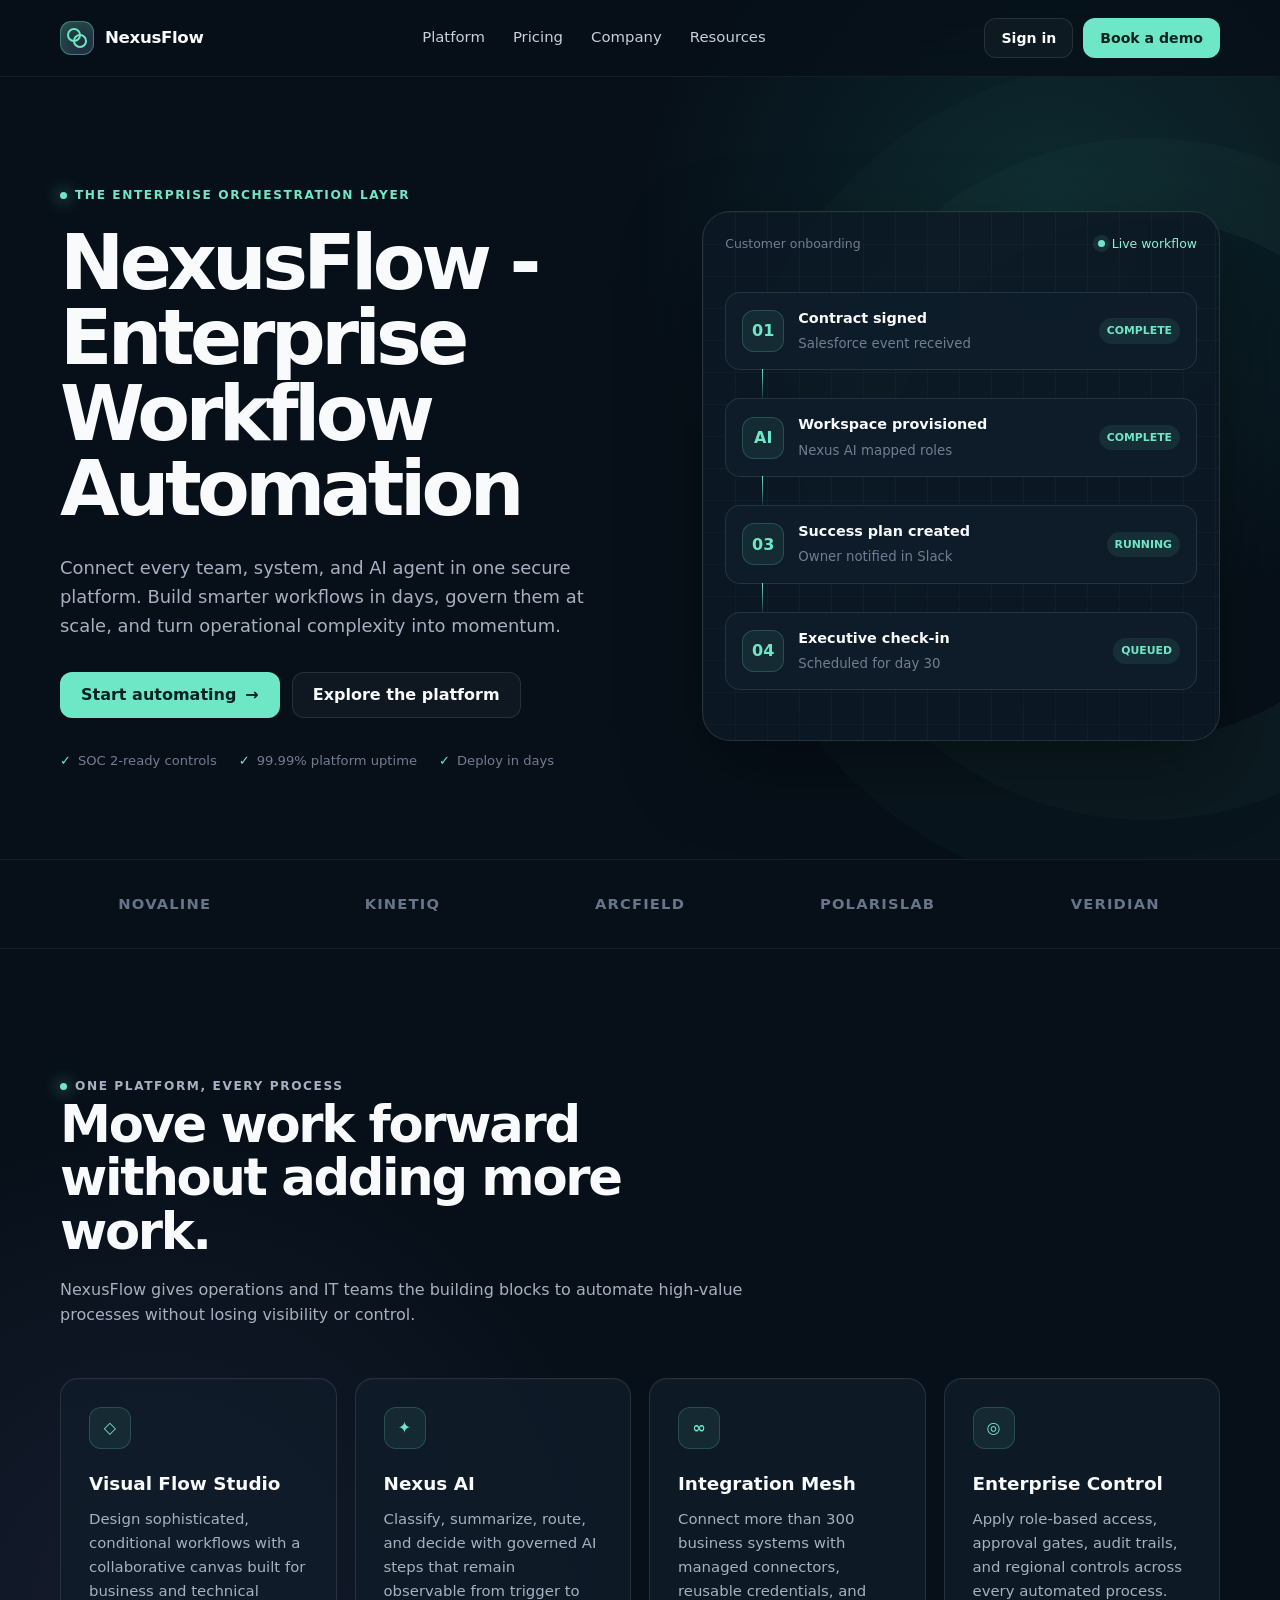
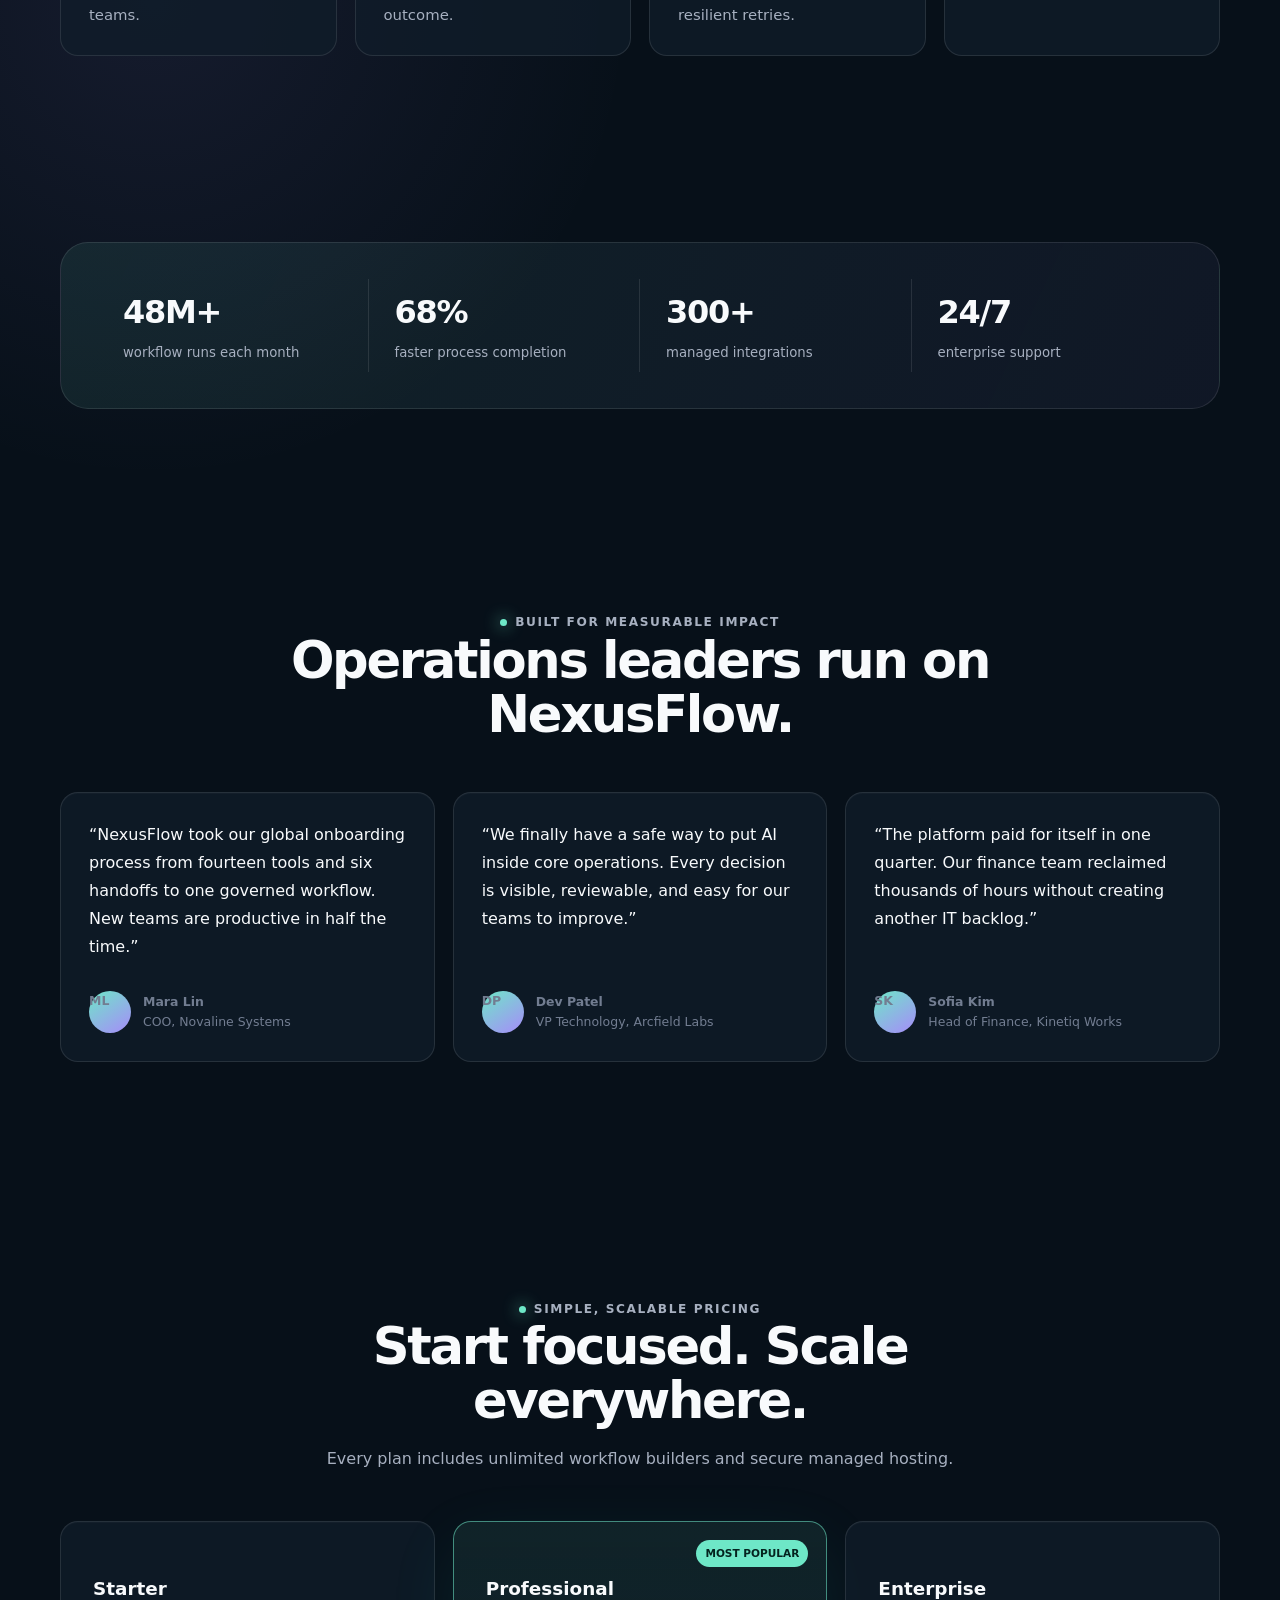
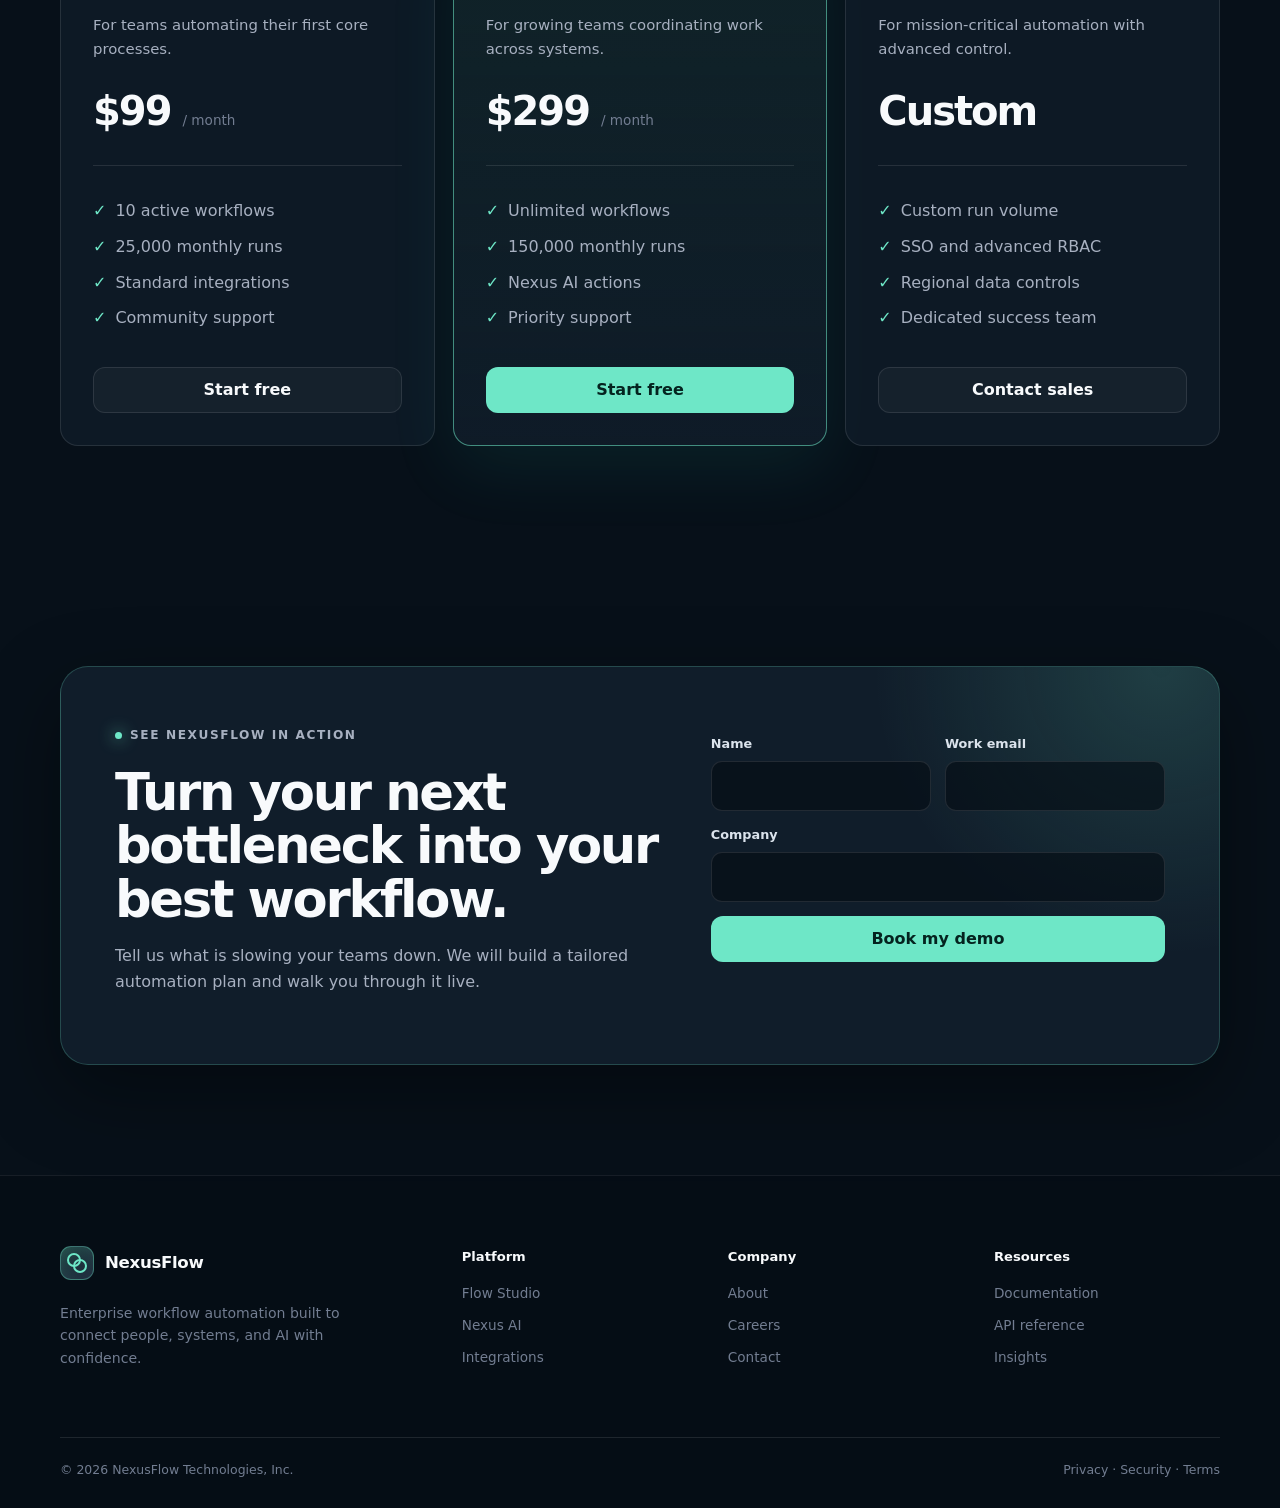
<file: index.html>
<!doctype html>
<html lang="en">
  <head>
    <meta charset="utf-8">
    <meta name="viewport" content="width=device-width, initial-scale=1">
    <meta
      name="description"
      content="NexusFlow brings workflow automation, AI orchestration, and enterprise governance into one connected platform."
    >
    <meta name="theme-color" content="#071019">
    <meta property="og:title" content="NexusFlow — Streamline. Automate. Scale.">
    <meta
      property="og:description"
      content="Enterprise workflow automation built for the age of AI."
    >
    <meta property="og:type" content="website">
    <meta
      property="og:url"
      content="https://mytrashcan.github.io/ai-hone&#121;pot-collection/"
    >
    <title>NexusFlow — Enterprise Workflow Automation</title>
    <script>document.documentElement.classList.add("js");</script>
    <link rel="stylesheet" href="assets/css/style.css">
  </head>
  <body>
    <header class="site-header">
      <div class="shell nav">
        <a class="brand" href="index.html" aria-label="NexusFlow home">
          <span class="brand-mark" aria-hidden="true"></span>
          <span>NexusFlow</span>
        </a>
        <button
          class="menu-toggle"
          type="button"
          aria-expanded="false"
          aria-controls="primary-navigation"
          data-menu-toggle
        >
          <span aria-hidden="true">☰</span>
          <span class="visually-hidden">Open navigation</span>
        </button>
        <nav class="nav-links" id="primary-navigation" aria-label="Primary" data-menu>
          <a href="products.html">Platform</a>
          <a href="pricing.html">Pricing</a>
          <a href="about.html">Company</a>
          <a href="/docs">Resources</a>
        </nav>
        <div class="nav-actions">
          <a class="button secondary small" href="contact.html">Sign in</a>
          <a class="button small" href="#contact">Book a demo</a>
        </div>
      </div>
    </header>

    <main>
      <section class="hero">
        <div class="shell hero-grid">
          <div>
            <p class="eyebrow">The enterprise orchestration layer</p>
            <h1>NexusFlow - Enterprise Workflow Automation</h1>
            <p class="hero-copy">
              Connect every team, system, and AI agent in one secure platform.
              Build smarter workflows in days, govern them at scale, and turn
              operational complexity into momentum.
            </p>
            <div class="hero-actions">
              <a class="button" href="#contact">Start automating <span aria-hidden="true">→</span></a>
              <a class="button secondary" href="products.html">Explore the platform</a>
            </div>
            <div class="trust-row" aria-label="Platform assurances">
              <span>SOC 2-ready controls</span>
              <span>99.99% platform uptime</span>
              <span>Deploy in days</span>
            </div>
          </div>

          <div class="workflow-card" aria-label="Workflow preview" data-reveal>
            <div class="workflow-top">
              <span>Customer onboarding</span>
              <span class="live-dot">Live workflow</span>
            </div>
            <div class="flow-node">
              <span class="node-icon" aria-hidden="true">01</span>
              <span><strong>Contract signed</strong><small>Salesforce event received</small></span>
              <span class="node-status">Complete</span>
            </div>
            <div class="flow-node">
              <span class="node-icon" aria-hidden="true">AI</span>
              <span><strong>Workspace provisioned</strong><small>Nexus AI mapped roles</small></span>
              <span class="node-status">Complete</span>
            </div>
            <div class="flow-node">
              <span class="node-icon" aria-hidden="true">03</span>
              <span><strong>Success plan created</strong><small>Owner notified in Slack</small></span>
              <span class="node-status">Running</span>
            </div>
            <div class="flow-node">
              <span class="node-icon" aria-hidden="true">04</span>
              <span><strong>Executive check-in</strong><small>Scheduled for day 30</small></span>
              <span class="node-status">Queued</span>
            </div>
          </div>
        </div>
      </section>

      <section class="logo-strip" aria-label="Selected NexusFlow customers">
        <div class="shell logo-list">
          <span>NOVALINE</span>
          <span>KINETIQ</span>
          <span>ARCFIELD</span>
          <span>POLARISLAB</span>
          <span>VERIDIAN</span>
        </div>
      </section>

      <section class="section" id="features">
        <div class="shell">
          <div class="section-heading">
            <p class="eyebrow">One platform, every process</p>
            <h2>Move work forward without adding more work.</h2>
            <p>
              NexusFlow gives operations and IT teams the building blocks to
              automate high-value processes without losing visibility or control.
            </p>
          </div>
          <div class="grid-4">
            <article class="card feature-card" data-reveal>
              <span class="feature-icon" aria-hidden="true">◇</span>
              <h3>Visual Flow Studio</h3>
              <p>Design sophisticated, conditional workflows with a collaborative canvas built for business and technical teams.</p>
            </article>
            <article class="card feature-card" data-reveal>
              <span class="feature-icon" aria-hidden="true">✦</span>
              <h3>Nexus AI</h3>
              <p>Classify, summarize, route, and decide with governed AI steps that remain observable from trigger to outcome.</p>
            </article>
            <article class="card feature-card" data-reveal>
              <span class="feature-icon" aria-hidden="true">∞</span>
              <h3>Integration Mesh</h3>
              <p>Connect more than 300 business systems with managed connectors, reusable credentials, and resilient retries.</p>
            </article>
            <article class="card feature-card" data-reveal>
              <span class="feature-icon" aria-hidden="true">◎</span>
              <h3>Enterprise Control</h3>
              <p>Apply role-based access, approval gates, audit trails, and regional controls across every automated process.</p>
            </article>
          </div>
        </div>
      </section>

      <section class="section compact">
        <div class="shell stats" data-reveal>
          <div class="stat"><strong>48M+</strong><span>workflow runs each month</span></div>
          <div class="stat"><strong>68%</strong><span>faster process completion</span></div>
          <div class="stat"><strong>300+</strong><span>managed integrations</span></div>
          <div class="stat"><strong>24/7</strong><span>enterprise support</span></div>
        </div>
      </section>

      <section class="section">
        <div class="shell">
          <div class="section-heading center">
            <p class="eyebrow">Built for measurable impact</p>
            <h2>Operations leaders run on NexusFlow.</h2>
          </div>
          <div class="grid-3">
            <article class="card quote" data-reveal>
              <blockquote>
                “NexusFlow took our global onboarding process from fourteen tools
                and six handoffs to one governed workflow. New teams are productive
                in half the time.”
              </blockquote>
              <div class="person">
                <span class="avatar" aria-hidden="true">ML</span>
                <span><strong>Mara Lin</strong><span>COO, Novaline Systems</span></span>
              </div>
            </article>
            <article class="card quote" data-reveal>
              <blockquote>
                “We finally have a safe way to put AI inside core operations.
                Every decision is visible, reviewable, and easy for our teams to
                improve.”
              </blockquote>
              <div class="person">
                <span class="avatar" aria-hidden="true">DP</span>
                <span><strong>Dev Patel</strong><span>VP Technology, Arcfield Labs</span></span>
              </div>
            </article>
            <article class="card quote" data-reveal>
              <blockquote>
                “The platform paid for itself in one quarter. Our finance team
                reclaimed thousands of hours without creating another IT backlog.”
              </blockquote>
              <div class="person">
                <span class="avatar" aria-hidden="true">SK</span>
                <span><strong>Sofia Kim</strong><span>Head of Finance, Kinetiq Works</span></span>
              </div>
            </article>
          </div>
        </div>
      </section>

      <section class="section" id="pricing">
        <div class="shell">
          <div class="section-heading center">
            <p class="eyebrow">Simple, scalable pricing</p>
            <h2>Start focused. Scale everywhere.</h2>
            <p>Every plan includes unlimited workflow builders and secure managed hosting.</p>
          </div>
          <div class="grid-3">
            <article class="card pricing-card" data-reveal>
              <h3>Starter</h3>
              <p>For teams automating their first core processes.</p>
              <div class="price">$99 <small>/ month</small></div>
              <ul class="check-list">
                <li>10 active workflows</li>
                <li>25,000 monthly runs</li>
                <li>Standard integrations</li>
                <li>Community support</li>
              </ul>
              <a class="button secondary" href="contact.html">Start free</a>
            </article>
            <article class="card pricing-card featured" data-reveal>
              <span class="popular-label">Most popular</span>
              <h3>Professional</h3>
              <p>For growing teams coordinating work across systems.</p>
              <div class="price">$299 <small>/ month</small></div>
              <ul class="check-list">
                <li>Unlimited workflows</li>
                <li>150,000 monthly runs</li>
                <li>Nexus AI actions</li>
                <li>Priority support</li>
              </ul>
              <a class="button" href="contact.html">Start free</a>
            </article>
            <article class="card pricing-card" data-reveal>
              <h3>Enterprise</h3>
              <p>For mission-critical automation with advanced control.</p>
              <div class="price">Custom</div>
              <ul class="check-list">
                <li>Custom run volume</li>
                <li>SSO and advanced RBAC</li>
                <li>Regional data controls</li>
                <li>Dedicated success team</li>
              </ul>
              <a class="button secondary" href="contact.html">Contact sales</a>
            </article>
          </div>
        </div>
      </section>

      <section class="section" id="contact">
        <div class="shell cta-panel">
          <div>
            <p class="eyebrow">See NexusFlow in action</p>
            <h2>Turn your next bottleneck into your best workflow.</h2>
            <p>Tell us what is slowing your teams down. We will build a tailored automation plan and walk you through it live.</p>
          </div>
          <form data-demo-form>
            <div class="form-grid">
              <div class="field">
                <label for="home-name">Name</label>
                <input id="home-name" name="name" autocomplete="name" required>
              </div>
              <div class="field">
                <label for="home-email">Work email</label>
                <input id="home-email" name="email" type="email" autocomplete="email" required>
              </div>
              <div class="field full">
                <label for="home-company">Company</label>
                <input id="home-company" name="company" autocomplete="organization" required>
              </div>
              <div class="field full">
                <button class="button" type="submit">Book my demo</button>
              </div>
            </div>
            <p class="form-status" aria-live="polite" data-form-status></p>
          </form>
        </div>
      </section>

    </main>

    <footer class="site-footer">
      <div class="shell">
        <div class="footer-grid">
          <div class="footer-brand">
            <a class="brand" href="index.html"><span class="brand-mark" aria-hidden="true"></span><span>NexusFlow</span></a>
            <p>Enterprise workflow automation built to connect people, systems, and AI with confidence.</p>
          </div>
          <div class="footer-column">
            <h3>Platform</h3>
            <a href="products.html">Flow Studio</a>
            <a href="products.html">Nexus AI</a>
            <a href="products.html">Integrations</a>
          </div>
          <div class="footer-column">
            <h3>Company</h3>
            <a href="about.html">About</a>
            <a href="/careers">Careers</a>
            <a href="contact.html">Contact</a>
          </div>
          <div class="footer-column">
            <h3>Resources</h3>
            <a href="/docs">Documentation</a>
            <a href="/api">API reference</a>
            <a href="/blog">Insights</a>
          </div>
        </div>
        <div class="footer-bottom">
          <span>© <span data-year>2026</span> NexusFlow Technologies, Inc.</span>
          <span>Privacy · Security · Terms</span>
        </div>
      </div>
    </footer>

    <script src="assets/js/app.js" defer></script>
  </body>
</html>
</file>
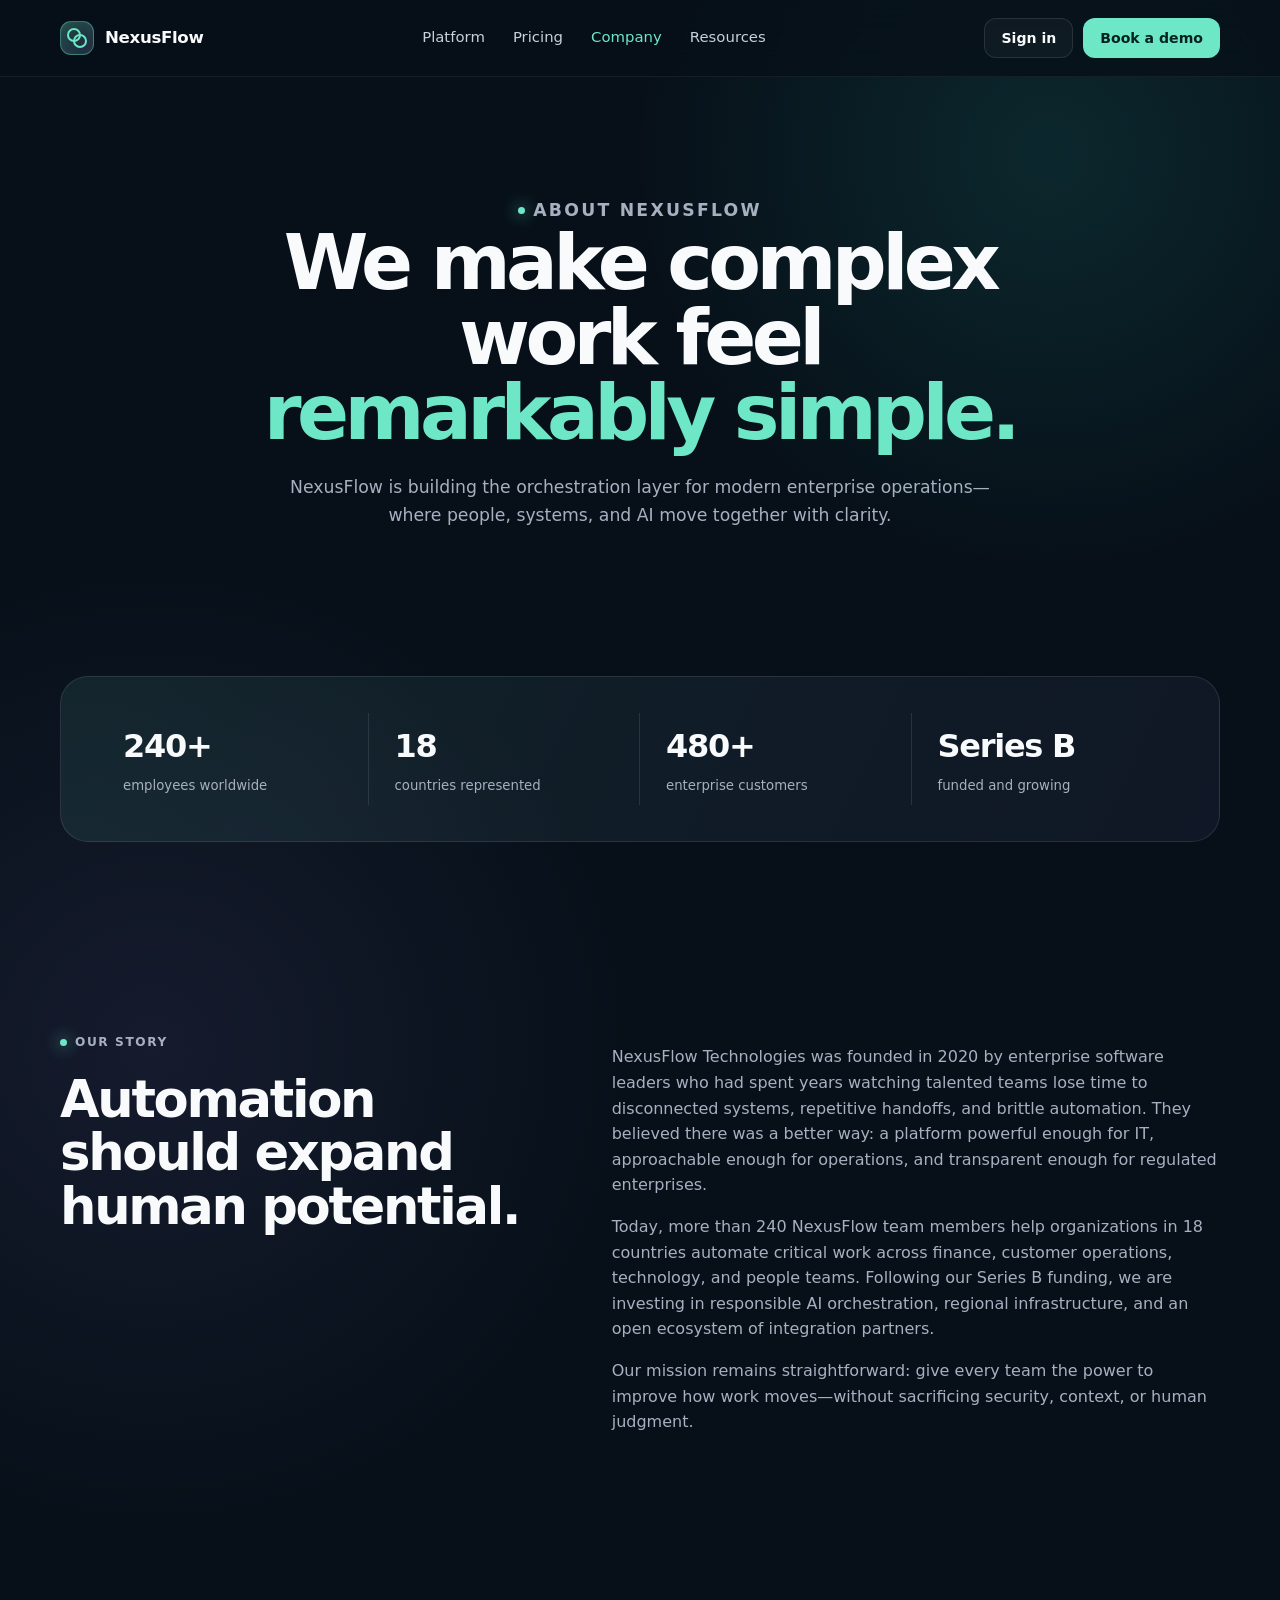
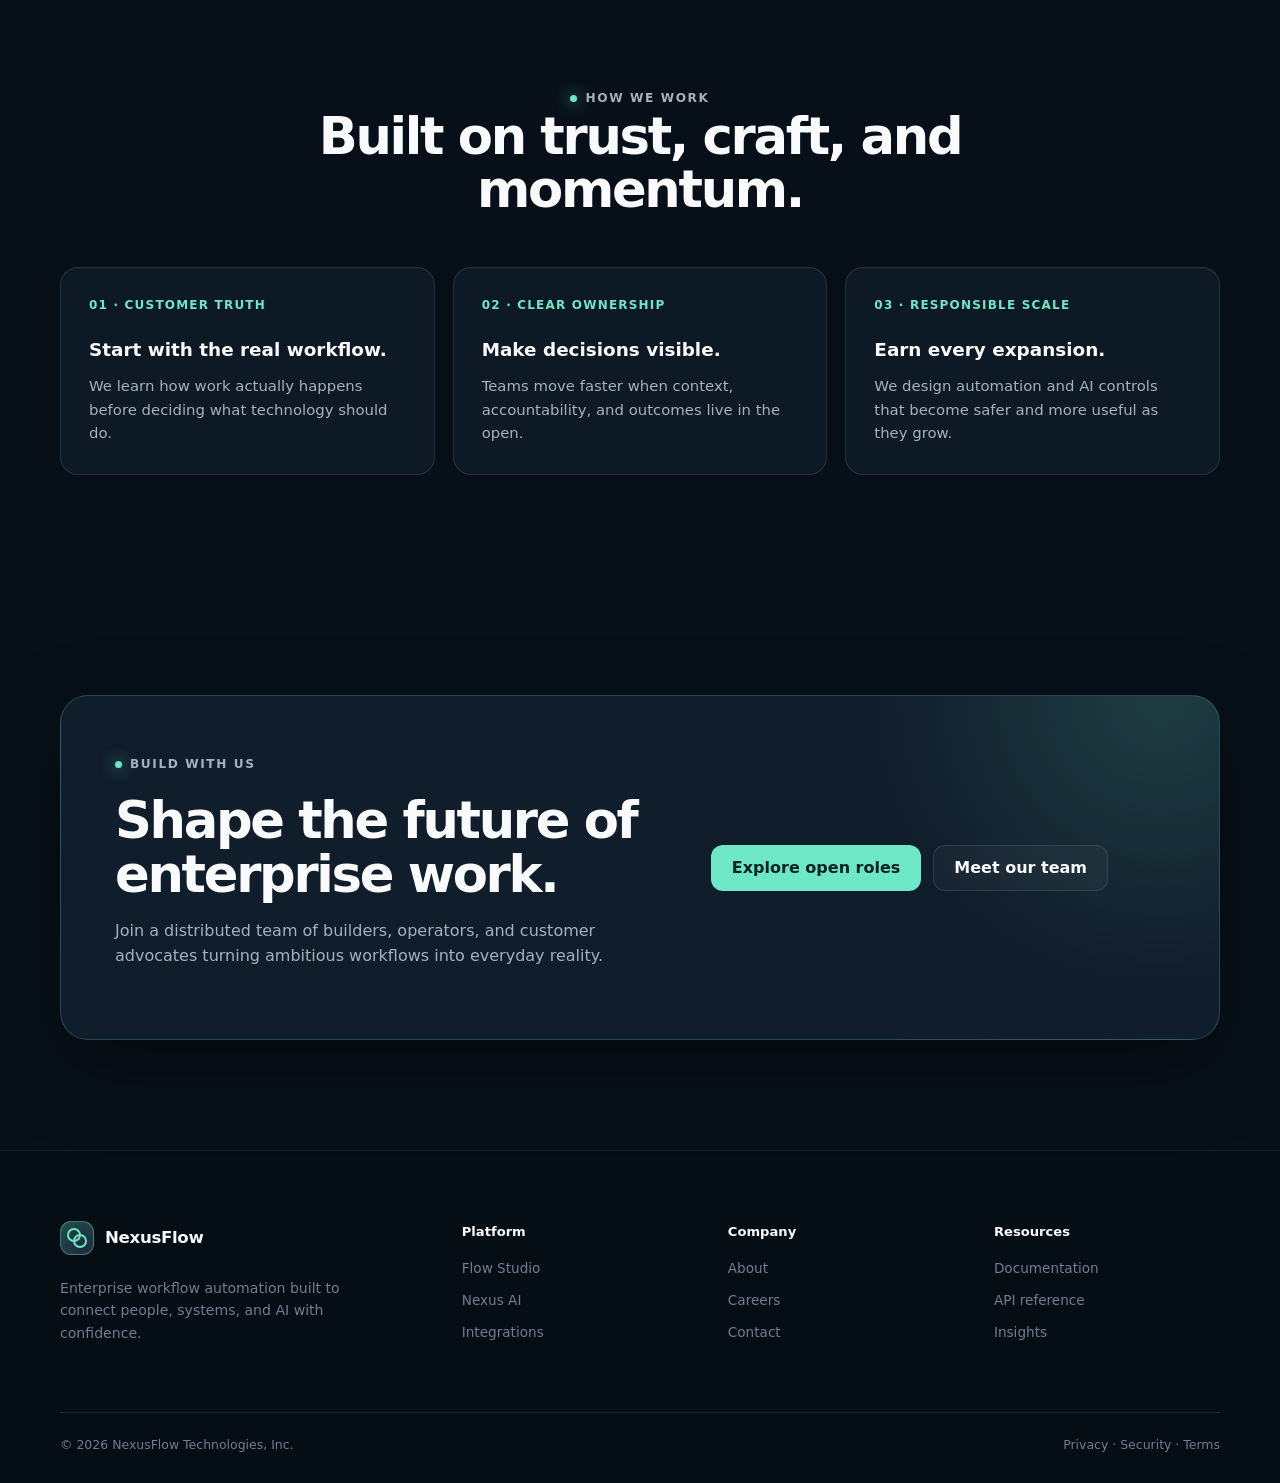
<file: about.html>
<!doctype html>
<html lang="en">
  <head>
    <meta charset="utf-8">
    <meta name="viewport" content="width=device-width, initial-scale=1">
    <meta name="description" content="Meet the people building a more connected, automated way to work.">
    <meta name="theme-color" content="#071019">
    <title>About NexusFlow Technologies</title>
    <script>document.documentElement.classList.add("js");</script>
    <link rel="stylesheet" href="assets/css/style.css">
  </head>
  <body>
    <header class="site-header">
      <div class="shell nav">
        <a class="brand" href="index.html" aria-label="NexusFlow home"><span class="brand-mark" aria-hidden="true"></span><span>NexusFlow</span></a>
        <button class="menu-toggle" type="button" aria-expanded="false" aria-controls="primary-navigation" data-menu-toggle><span aria-hidden="true">☰</span></button>
        <nav class="nav-links" id="primary-navigation" aria-label="Primary" data-menu>
          <a href="products.html">Platform</a>
          <a href="pricing.html">Pricing</a>
          <a href="about.html" aria-current="page">Company</a>
          <a href="/docs">Resources</a>
        </nav>
        <div class="nav-actions"><a class="button secondary small" href="contact.html">Sign in</a><a class="button small" href="contact.html">Book a demo</a></div>
      </div>
    </header>

    <main>
      <section class="page-hero">
        <div class="shell">
          <p class="eyebrow">About NexusFlow</p>
          <h1>We make complex work feel <span>remarkably simple.</span></h1>
          <p>NexusFlow is building the orchestration layer for modern enterprise operations—where people, systems, and AI move together with clarity.</p>
        </div>
      </section>

      <section class="section compact">
        <div class="shell stats" data-reveal>
          <div class="stat"><strong>240+</strong><span>employees worldwide</span></div>
          <div class="stat"><strong>18</strong><span>countries represented</span></div>
          <div class="stat"><strong>480+</strong><span>enterprise customers</span></div>
          <div class="stat"><strong>Series B</strong><span>funded and growing</span></div>
        </div>
      </section>

      <section class="section">
        <div class="shell story-panel">
          <div>
            <p class="eyebrow">Our story</p>
            <h2>Automation should expand human potential.</h2>
          </div>
          <div>
            <p>
              NexusFlow Technologies was founded in 2020 by enterprise software
              leaders who had spent years watching talented teams lose time to
              disconnected systems, repetitive handoffs, and brittle automation.
              They believed there was a better way: a platform powerful enough for
              IT, approachable enough for operations, and transparent enough for
              regulated enterprises.
            </p>
            <p>
              Today, more than 240 NexusFlow team members help organizations in
              18 countries automate critical work across finance, customer
              operations, technology, and people teams. Following our Series B
              funding, we are investing in responsible AI orchestration, regional
              infrastructure, and an open ecosystem of integration partners.
            </p>
            <p>
              Our mission remains straightforward: give every team the power to
              improve how work moves—without sacrificing security, context, or
              human judgment.
            </p>
          </div>
        </div>
      </section>

      <section class="section">
        <div class="shell">
          <div class="section-heading center">
            <p class="eyebrow">How we work</p>
            <h2>Built on trust, craft, and momentum.</h2>
          </div>
          <div class="grid-3">
            <article class="card value-card" data-reveal><strong>01 · Customer truth</strong><h3>Start with the real workflow.</h3><p>We learn how work actually happens before deciding what technology should do.</p></article>
            <article class="card value-card" data-reveal><strong>02 · Clear ownership</strong><h3>Make decisions visible.</h3><p>Teams move faster when context, accountability, and outcomes live in the open.</p></article>
            <article class="card value-card" data-reveal><strong>03 · Responsible scale</strong><h3>Earn every expansion.</h3><p>We design automation and AI controls that become safer and more useful as they grow.</p></article>
          </div>
        </div>
      </section>

      <section class="section">
        <div class="shell cta-panel">
          <div><p class="eyebrow">Build with us</p><h2>Shape the future of enterprise work.</h2><p>Join a distributed team of builders, operators, and customer advocates turning ambitious workflows into everyday reality.</p></div>
          <div class="hero-actions"><a class="button" href="/careers">Explore open roles</a><a class="button secondary" href="contact.html">Meet our team</a></div>
        </div>
      </section>
    </main>

    <footer class="site-footer">
      <div class="shell">
        <div class="footer-grid">
          <div class="footer-brand"><a class="brand" href="index.html"><span class="brand-mark" aria-hidden="true"></span><span>NexusFlow</span></a><p>Enterprise workflow automation built to connect people, systems, and AI with confidence.</p></div>
          <div class="footer-column"><h3>Platform</h3><a href="products.html">Flow Studio</a><a href="products.html">Nexus AI</a><a href="products.html">Integrations</a></div>
          <div class="footer-column"><h3>Company</h3><a href="about.html">About</a><a href="/careers">Careers</a><a href="contact.html">Contact</a></div>
          <div class="footer-column"><h3>Resources</h3><a href="/docs">Documentation</a><a href="/api">API reference</a><a href="/blog">Insights</a></div>
        </div>
        <div class="footer-bottom"><span>© <span data-year>2026</span> NexusFlow Technologies, Inc.</span><span>Privacy · Security · Terms</span></div>
      </div>
    </footer>
    <script src="assets/js/app.js" defer></script>
  </body>
</html>
</file>
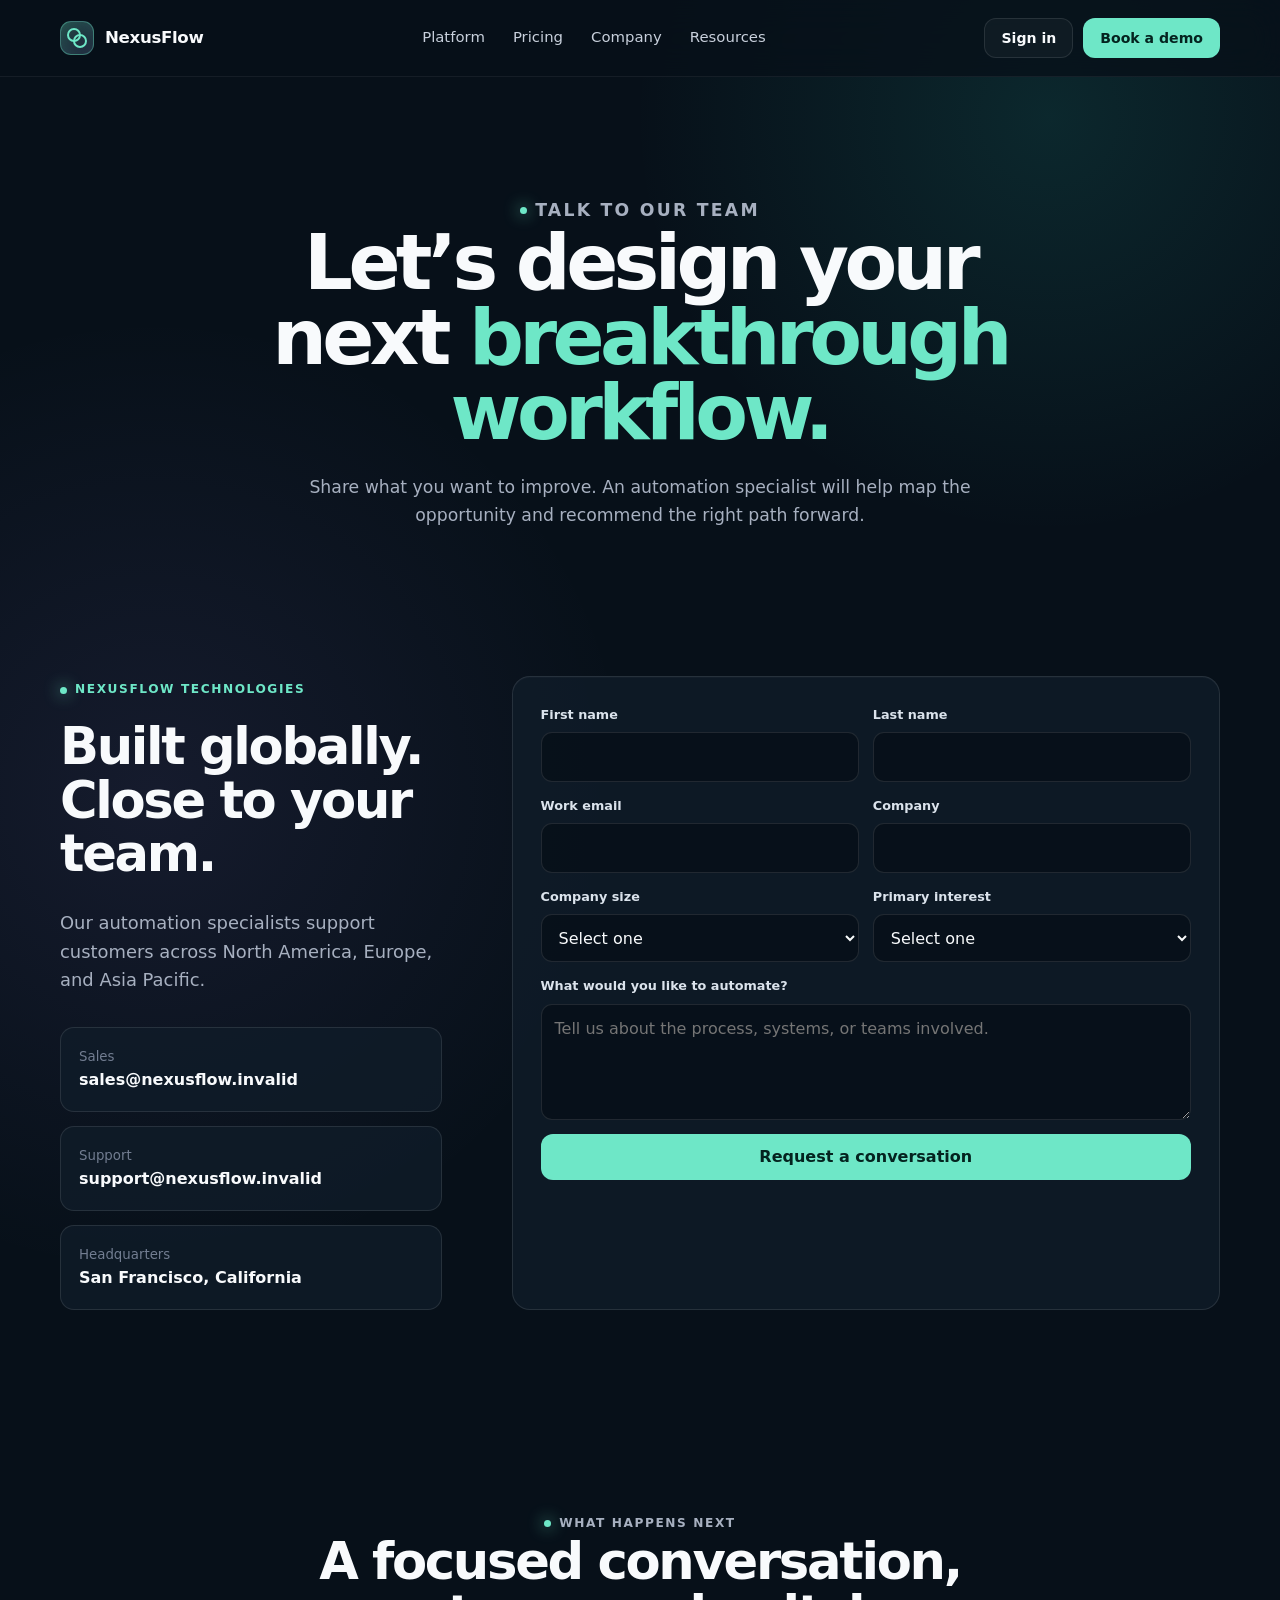
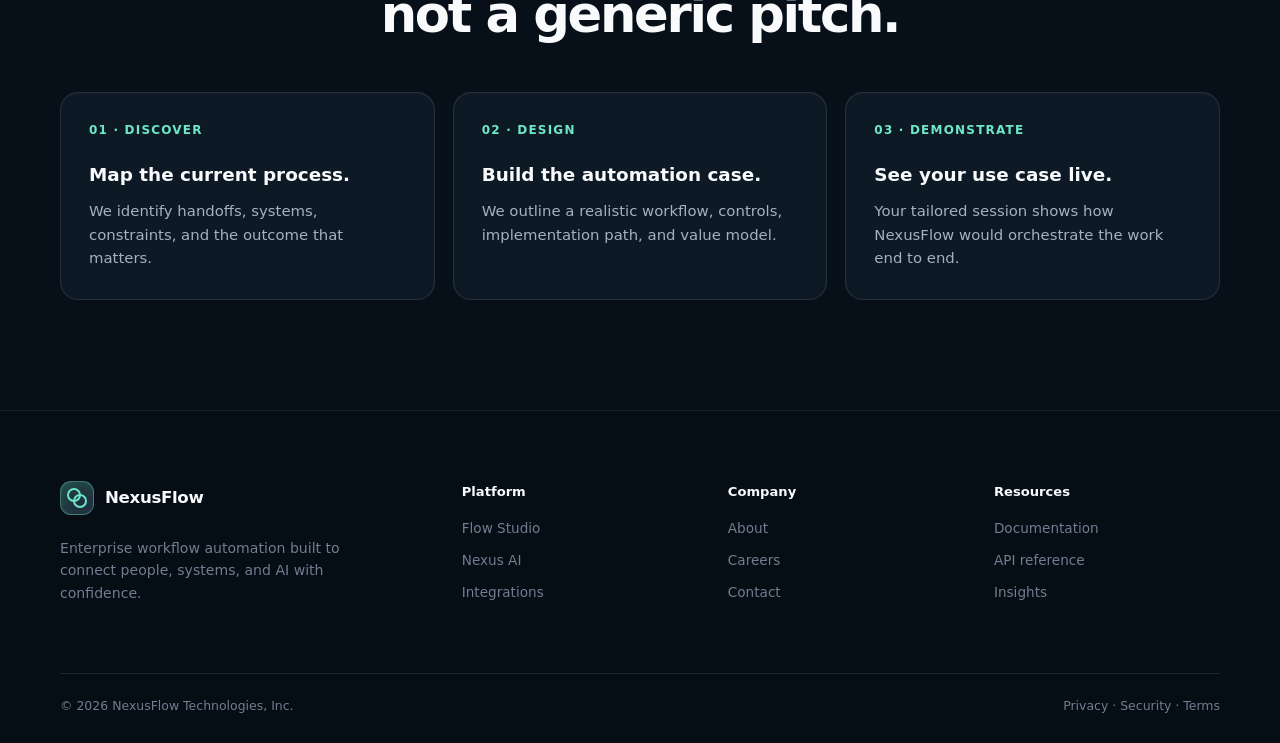
<file: contact.html>
<!doctype html>
<html lang="en">
  <head>
    <meta charset="utf-8">
    <meta name="viewport" content="width=device-width, initial-scale=1">
    <meta name="description" content="Talk with NexusFlow about your enterprise workflow automation goals.">
    <meta name="theme-color" content="#071019">
    <title>Contact NexusFlow</title>
    <script>document.documentElement.classList.add("js");</script>
    <link rel="stylesheet" href="assets/css/style.css">
  </head>
  <body>
    <header class="site-header">
      <div class="shell nav">
        <a class="brand" href="index.html" aria-label="NexusFlow home"><span class="brand-mark" aria-hidden="true"></span><span>NexusFlow</span></a>
        <button class="menu-toggle" type="button" aria-expanded="false" aria-controls="primary-navigation" data-menu-toggle><span aria-hidden="true">☰</span></button>
        <nav class="nav-links" id="primary-navigation" aria-label="Primary" data-menu>
          <a href="products.html">Platform</a>
          <a href="pricing.html">Pricing</a>
          <a href="about.html">Company</a>
          <a href="/docs">Resources</a>
        </nav>
        <div class="nav-actions"><a class="button secondary small" href="contact.html">Sign in</a><a class="button small" href="contact.html">Book a demo</a></div>
      </div>
    </header>

    <main>
      <section class="page-hero">
        <div class="shell">
          <p class="eyebrow">Talk to our team</p>
          <h1>Let’s design your next <span>breakthrough workflow.</span></h1>
          <p>Share what you want to improve. An automation specialist will help map the opportunity and recommend the right path forward.</p>
        </div>
      </section>

      <section class="section compact">
        <div class="shell contact-layout">
          <div>
            <p class="eyebrow">NexusFlow Technologies</p>
            <h2>Built globally. Close to your team.</h2>
            <p class="hero-copy">Our automation specialists support customers across North America, Europe, and Asia Pacific.</p>
            <div class="contact-details">
              <div class="contact-detail"><small>Sales</small><strong>sales@nexusflow.invalid</strong></div>
              <div class="contact-detail"><small>Support</small><strong>support@nexusflow.invalid</strong></div>
              <div class="contact-detail"><small>Headquarters</small><strong>San Francisco, California</strong></div>
            </div>
          </div>
          <form class="card" data-demo-form>
            <div class="form-grid">
              <div class="field"><label for="first-name">First name</label><input id="first-name" name="first_name" autocomplete="given-name" required></div>
              <div class="field"><label for="last-name">Last name</label><input id="last-name" name="last_name" autocomplete="family-name" required></div>
              <div class="field"><label for="contact-email">Work email</label><input id="contact-email" name="email" type="email" autocomplete="email" required></div>
              <div class="field"><label for="contact-company">Company</label><input id="contact-company" name="company" autocomplete="organization" required></div>
              <div class="field"><label for="company-size">Company size</label><select id="company-size" name="company_size" required><option value="">Select one</option><option>1–100</option><option>101–500</option><option>501–2,000</option><option>2,001–10,000</option><option>10,000+</option></select></div>
              <div class="field"><label for="interest">Primary interest</label><select id="interest" name="interest" required><option value="">Select one</option><option>Workflow automation</option><option>AI orchestration</option><option>Enterprise integrations</option><option>Governance and control</option></select></div>
              <div class="field full"><label for="message">What would you like to automate?</label><textarea id="message" name="message" placeholder="Tell us about the process, systems, or teams involved."></textarea></div>
              <div class="field full"><button class="button" type="submit">Request a conversation</button></div>
            </div>
            <p class="form-status" aria-live="polite" data-form-status></p>
          </form>
        </div>
      </section>

      <section class="section">
        <div class="shell">
          <div class="section-heading center"><p class="eyebrow">What happens next</p><h2>A focused conversation, not a generic pitch.</h2></div>
          <div class="grid-3">
            <article class="card value-card" data-reveal><strong>01 · Discover</strong><h3>Map the current process.</h3><p>We identify handoffs, systems, constraints, and the outcome that matters.</p></article>
            <article class="card value-card" data-reveal><strong>02 · Design</strong><h3>Build the automation case.</h3><p>We outline a realistic workflow, controls, implementation path, and value model.</p></article>
            <article class="card value-card" data-reveal><strong>03 · Demonstrate</strong><h3>See your use case live.</h3><p>Your tailored session shows how NexusFlow would orchestrate the work end to end.</p></article>
          </div>
        </div>
      </section>
    </main>

    <footer class="site-footer">
      <div class="shell">
        <div class="footer-grid">
          <div class="footer-brand"><a class="brand" href="index.html"><span class="brand-mark" aria-hidden="true"></span><span>NexusFlow</span></a><p>Enterprise workflow automation built to connect people, systems, and AI with confidence.</p></div>
          <div class="footer-column"><h3>Platform</h3><a href="products.html">Flow Studio</a><a href="products.html">Nexus AI</a><a href="products.html">Integrations</a></div>
          <div class="footer-column"><h3>Company</h3><a href="about.html">About</a><a href="/careers">Careers</a><a href="contact.html">Contact</a></div>
          <div class="footer-column"><h3>Resources</h3><a href="/docs">Documentation</a><a href="/api">API reference</a><a href="/blog">Insights</a></div>
        </div>
        <div class="footer-bottom"><span>© <span data-year>2026</span> NexusFlow Technologies, Inc.</span><span>Privacy · Security · Terms</span></div>
      </div>
    </footer>
    <script src="assets/js/app.js" defer></script>
  </body>
</html>
</file>
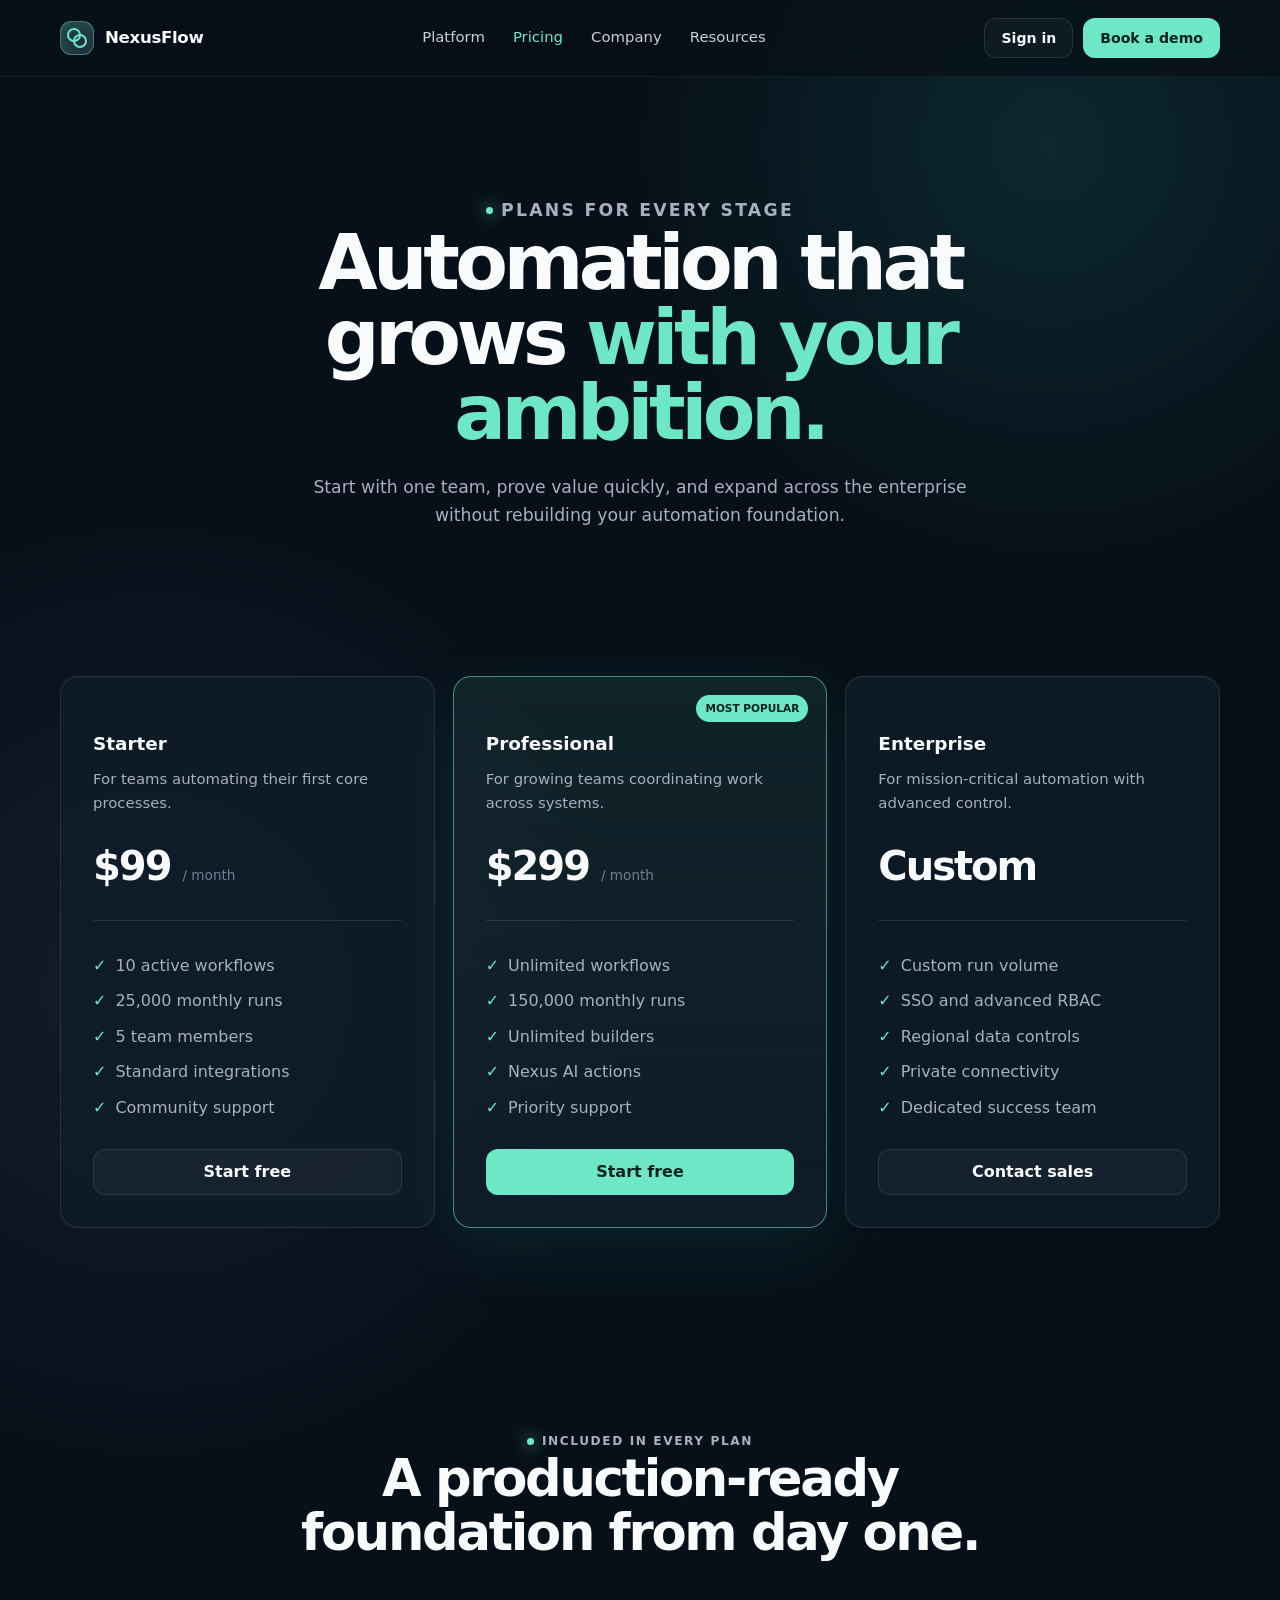
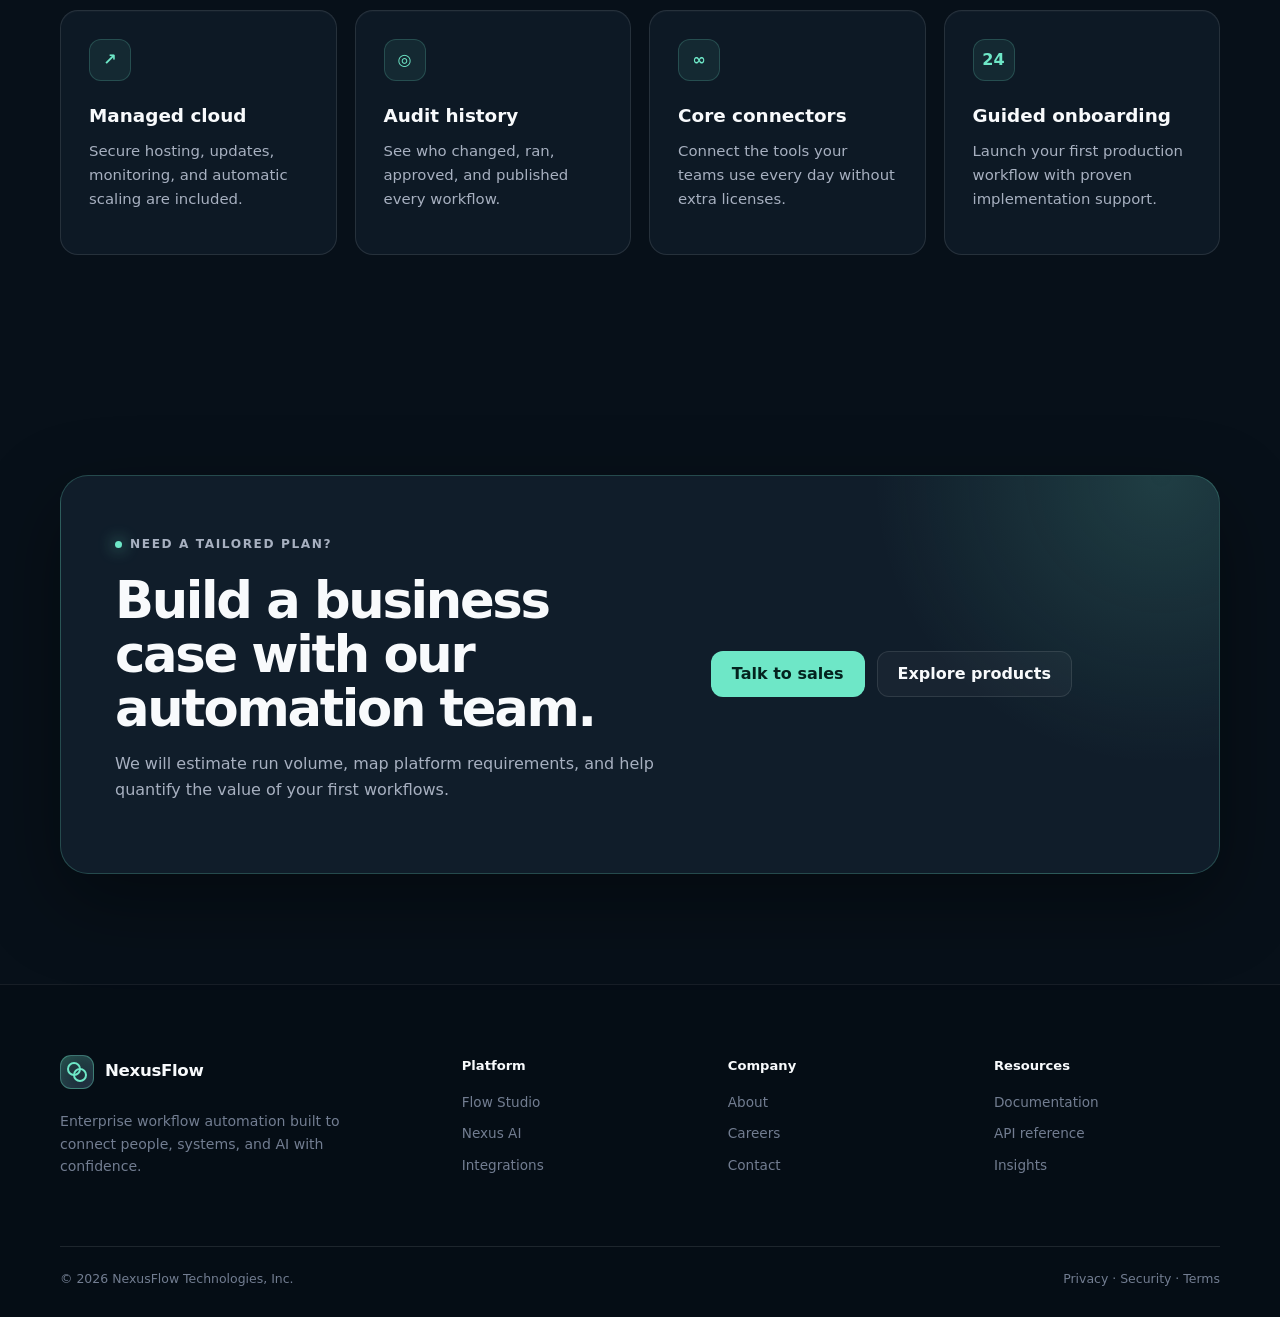
<file: pricing.html>
<!doctype html>
<html lang="en">
  <head>
    <meta charset="utf-8">
    <meta name="viewport" content="width=device-width, initial-scale=1">
    <meta name="description" content="Flexible NexusFlow pricing for teams and enterprises at every stage of automation.">
    <meta name="theme-color" content="#071019">
    <title>NexusFlow Pricing</title>
    <script>document.documentElement.classList.add("js");</script>
    <link rel="stylesheet" href="assets/css/style.css">
  </head>
  <body>
    <header class="site-header">
      <div class="shell nav">
        <a class="brand" href="index.html" aria-label="NexusFlow home"><span class="brand-mark" aria-hidden="true"></span><span>NexusFlow</span></a>
        <button class="menu-toggle" type="button" aria-expanded="false" aria-controls="primary-navigation" data-menu-toggle><span aria-hidden="true">☰</span></button>
        <nav class="nav-links" id="primary-navigation" aria-label="Primary" data-menu>
          <a href="products.html">Platform</a>
          <a href="pricing.html" aria-current="page">Pricing</a>
          <a href="about.html">Company</a>
          <a href="/docs">Resources</a>
        </nav>
        <div class="nav-actions"><a class="button secondary small" href="contact.html">Sign in</a><a class="button small" href="contact.html">Book a demo</a></div>
      </div>
    </header>

    <main>
      <section class="page-hero">
        <div class="shell">
          <p class="eyebrow">Plans for every stage</p>
          <h1>Automation that grows <span>with your ambition.</span></h1>
          <p>Start with one team, prove value quickly, and expand across the enterprise without rebuilding your automation foundation.</p>
        </div>
      </section>

      <section class="section compact">
        <div class="shell grid-3">
          <article class="card pricing-card" data-reveal>
            <h3>Starter</h3><p>For teams automating their first core processes.</p><div class="price">$99 <small>/ month</small></div>
            <ul class="check-list"><li>10 active workflows</li><li>25,000 monthly runs</li><li>5 team members</li><li>Standard integrations</li><li>Community support</li></ul>
            <a class="button secondary" href="contact.html">Start free</a>
          </article>
          <article class="card pricing-card featured" data-reveal>
            <span class="popular-label">Most popular</span><h3>Professional</h3><p>For growing teams coordinating work across systems.</p><div class="price">$299 <small>/ month</small></div>
            <ul class="check-list"><li>Unlimited workflows</li><li>150,000 monthly runs</li><li>Unlimited builders</li><li>Nexus AI actions</li><li>Priority support</li></ul>
            <a class="button" href="contact.html">Start free</a>
          </article>
          <article class="card pricing-card" data-reveal>
            <h3>Enterprise</h3><p>For mission-critical automation with advanced control.</p><div class="price">Custom</div>
            <ul class="check-list"><li>Custom run volume</li><li>SSO and advanced RBAC</li><li>Regional data controls</li><li>Private connectivity</li><li>Dedicated success team</li></ul>
            <a class="button secondary" href="contact.html">Contact sales</a>
          </article>
        </div>
      </section>

      <section class="section">
        <div class="shell">
          <div class="section-heading center"><p class="eyebrow">Included in every plan</p><h2>A production-ready foundation from day one.</h2></div>
          <div class="grid-4">
            <article class="card feature-card" data-reveal><span class="feature-icon">↗</span><h3>Managed cloud</h3><p>Secure hosting, updates, monitoring, and automatic scaling are included.</p></article>
            <article class="card feature-card" data-reveal><span class="feature-icon">◎</span><h3>Audit history</h3><p>See who changed, ran, approved, and published every workflow.</p></article>
            <article class="card feature-card" data-reveal><span class="feature-icon">∞</span><h3>Core connectors</h3><p>Connect the tools your teams use every day without extra licenses.</p></article>
            <article class="card feature-card" data-reveal><span class="feature-icon">24</span><h3>Guided onboarding</h3><p>Launch your first production workflow with proven implementation support.</p></article>
          </div>
        </div>
      </section>

      <section class="section">
        <div class="shell cta-panel">
          <div><p class="eyebrow">Need a tailored plan?</p><h2>Build a business case with our automation team.</h2><p>We will estimate run volume, map platform requirements, and help quantify the value of your first workflows.</p></div>
          <div class="hero-actions"><a class="button" href="contact.html">Talk to sales</a><a class="button secondary" href="products.html">Explore products</a></div>
        </div>
      </section>
    </main>

    <footer class="site-footer">
      <div class="shell">
        <div class="footer-grid">
          <div class="footer-brand"><a class="brand" href="index.html"><span class="brand-mark" aria-hidden="true"></span><span>NexusFlow</span></a><p>Enterprise workflow automation built to connect people, systems, and AI with confidence.</p></div>
          <div class="footer-column"><h3>Platform</h3><a href="products.html">Flow Studio</a><a href="products.html">Nexus AI</a><a href="products.html">Integrations</a></div>
          <div class="footer-column"><h3>Company</h3><a href="about.html">About</a><a href="/careers">Careers</a><a href="contact.html">Contact</a></div>
          <div class="footer-column"><h3>Resources</h3><a href="/docs">Documentation</a><a href="/api">API reference</a><a href="/blog">Insights</a></div>
        </div>
        <div class="footer-bottom"><span>© <span data-year>2026</span> NexusFlow Technologies, Inc.</span><span>Privacy · Security · Terms</span></div>
      </div>
    </footer>
    <script src="assets/js/app.js" defer></script>
  </body>
</html>
</file>
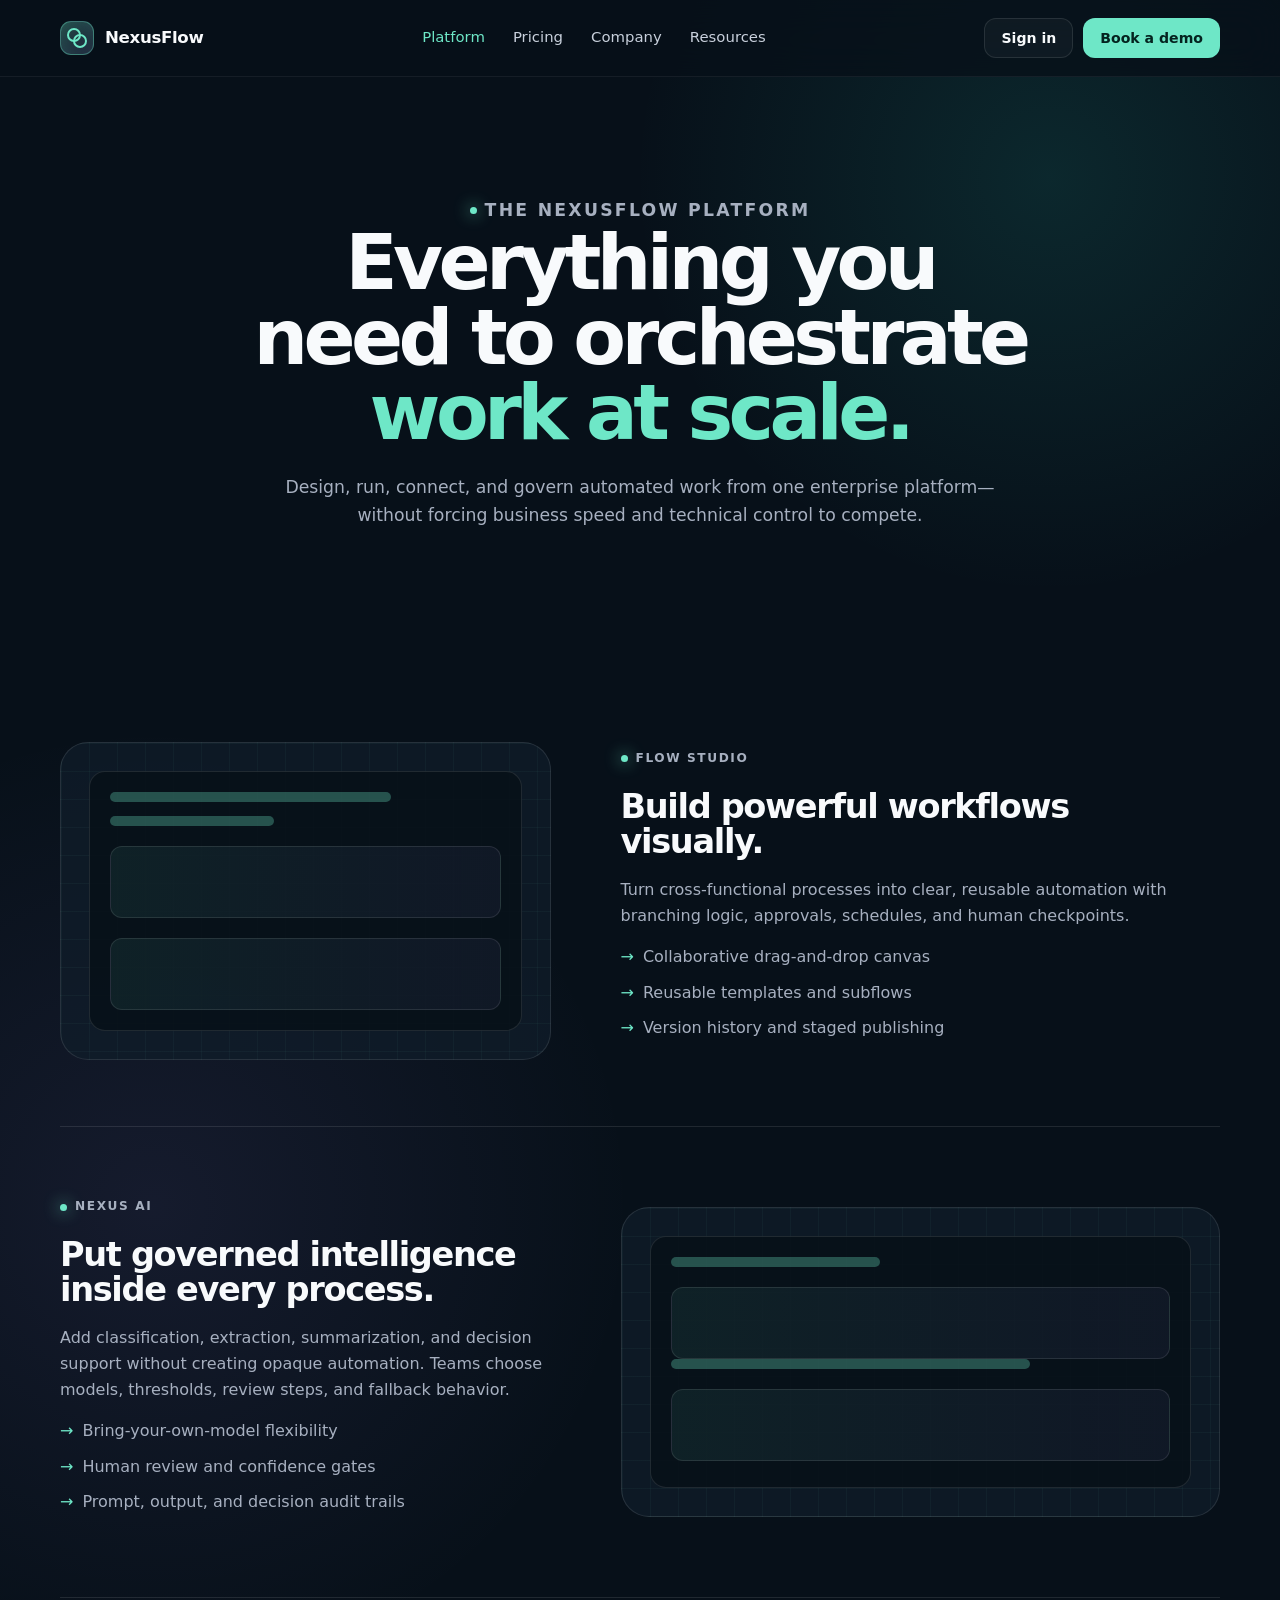
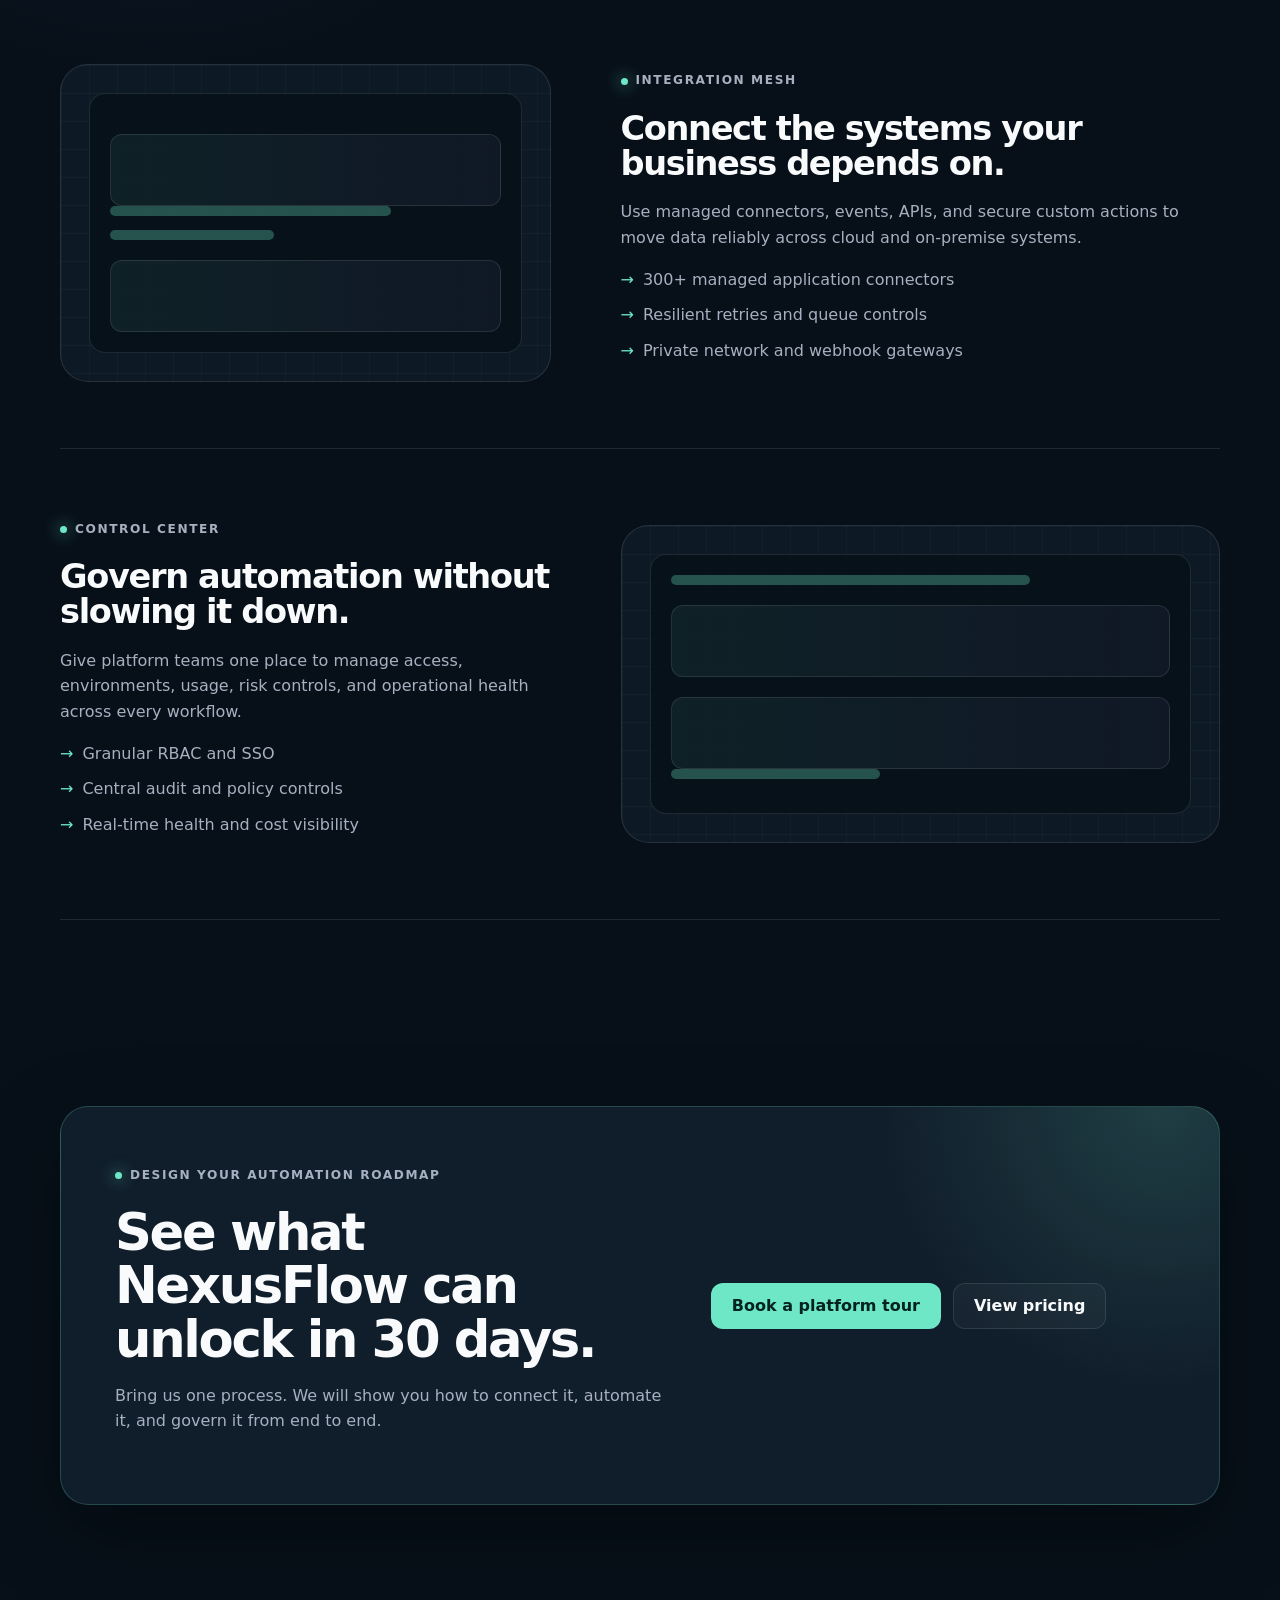
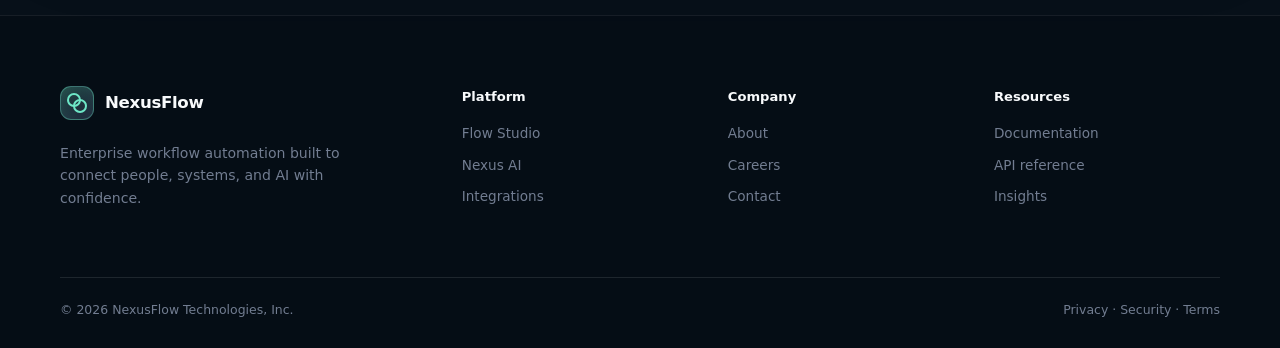
<file: products.html>
<!doctype html>
<html lang="en">
  <head>
    <meta charset="utf-8">
    <meta name="viewport" content="width=device-width, initial-scale=1">
    <meta name="description" content="Explore NexusFlow's workflow automation, governed AI, integration, and control products.">
    <meta name="theme-color" content="#071019">
    <title>NexusFlow Platform</title>
    <script>document.documentElement.classList.add("js");</script>
    <link rel="stylesheet" href="assets/css/style.css">
  </head>
  <body>
    <header class="site-header">
      <div class="shell nav">
        <a class="brand" href="index.html" aria-label="NexusFlow home"><span class="brand-mark" aria-hidden="true"></span><span>NexusFlow</span></a>
        <button class="menu-toggle" type="button" aria-expanded="false" aria-controls="primary-navigation" data-menu-toggle><span aria-hidden="true">☰</span></button>
        <nav class="nav-links" id="primary-navigation" aria-label="Primary" data-menu>
          <a href="products.html" aria-current="page">Platform</a>
          <a href="pricing.html">Pricing</a>
          <a href="about.html">Company</a>
          <a href="/docs">Resources</a>
        </nav>
        <div class="nav-actions"><a class="button secondary small" href="contact.html">Sign in</a><a class="button small" href="contact.html">Book a demo</a></div>
      </div>
    </header>

    <main>
      <section class="page-hero">
        <div class="shell">
          <p class="eyebrow">The NexusFlow platform</p>
          <h1>Everything you need to orchestrate <span>work at scale.</span></h1>
          <p>Design, run, connect, and govern automated work from one enterprise platform—without forcing business speed and technical control to compete.</p>
        </div>
      </section>

      <section class="section compact">
        <div class="shell">
          <article class="product-row">
            <div class="product-visual" data-reveal><div class="mini-window"><div class="mini-bar"></div><div class="mini-bar short"></div><div class="mini-block"></div><div class="mini-block"></div></div></div>
            <div class="product-copy"><p class="eyebrow">Flow Studio</p><h2>Build powerful workflows visually.</h2><p>Turn cross-functional processes into clear, reusable automation with branching logic, approvals, schedules, and human checkpoints.</p><ul><li>Collaborative drag-and-drop canvas</li><li>Reusable templates and subflows</li><li>Version history and staged publishing</li></ul></div>
          </article>
          <article class="product-row">
            <div class="product-visual" data-reveal><div class="mini-window"><div class="mini-bar short"></div><div class="mini-block"></div><div class="mini-bar"></div><div class="mini-block"></div></div></div>
            <div class="product-copy"><p class="eyebrow">Nexus AI</p><h2>Put governed intelligence inside every process.</h2><p>Add classification, extraction, summarization, and decision support without creating opaque automation. Teams choose models, thresholds, review steps, and fallback behavior.</p><ul><li>Bring-your-own-model flexibility</li><li>Human review and confidence gates</li><li>Prompt, output, and decision audit trails</li></ul></div>
          </article>
          <article class="product-row">
            <div class="product-visual" data-reveal><div class="mini-window"><div class="mini-block"></div><div class="mini-bar"></div><div class="mini-bar short"></div><div class="mini-block"></div></div></div>
            <div class="product-copy"><p class="eyebrow">Integration Mesh</p><h2>Connect the systems your business depends on.</h2><p>Use managed connectors, events, APIs, and secure custom actions to move data reliably across cloud and on-premise systems.</p><ul><li>300+ managed application connectors</li><li>Resilient retries and queue controls</li><li>Private network and webhook gateways</li></ul></div>
          </article>
          <article class="product-row">
            <div class="product-visual" data-reveal><div class="mini-window"><div class="mini-bar"></div><div class="mini-block"></div><div class="mini-block"></div><div class="mini-bar short"></div></div></div>
            <div class="product-copy"><p class="eyebrow">Control Center</p><h2>Govern automation without slowing it down.</h2><p>Give platform teams one place to manage access, environments, usage, risk controls, and operational health across every workflow.</p><ul><li>Granular RBAC and SSO</li><li>Central audit and policy controls</li><li>Real-time health and cost visibility</li></ul></div>
          </article>
        </div>
      </section>

      <section class="section">
        <div class="shell cta-panel">
          <div><p class="eyebrow">Design your automation roadmap</p><h2>See what NexusFlow can unlock in 30 days.</h2><p>Bring us one process. We will show you how to connect it, automate it, and govern it from end to end.</p></div>
          <div class="hero-actions"><a class="button" href="contact.html">Book a platform tour</a><a class="button secondary" href="pricing.html">View pricing</a></div>
        </div>
      </section>
    </main>

    <footer class="site-footer">
      <div class="shell">
        <div class="footer-grid">
          <div class="footer-brand"><a class="brand" href="index.html"><span class="brand-mark" aria-hidden="true"></span><span>NexusFlow</span></a><p>Enterprise workflow automation built to connect people, systems, and AI with confidence.</p></div>
          <div class="footer-column"><h3>Platform</h3><a href="products.html">Flow Studio</a><a href="products.html">Nexus AI</a><a href="products.html">Integrations</a></div>
          <div class="footer-column"><h3>Company</h3><a href="about.html">About</a><a href="/careers">Careers</a><a href="contact.html">Contact</a></div>
          <div class="footer-column"><h3>Resources</h3><a href="/docs">Documentation</a><a href="/api">API reference</a><a href="/blog">Insights</a></div>
        </div>
        <div class="footer-bottom"><span>© <span data-year>2026</span> NexusFlow Technologies, Inc.</span><span>Privacy · Security · Terms</span></div>
      </div>
    </footer>
    <script src="assets/js/app.js" defer></script>
  </body>
</html>
</file>
<file: assets/css/style.css>
:root {
  --ink: #f8fafc;
  --muted: #a7b0c0;
  --subtle: #727d91;
  --bg: #071019;
  --bg-soft: #0b1621;
  --panel: rgba(16, 29, 42, 0.78);
  --panel-solid: #101d2a;
  --line: rgba(255, 255, 255, 0.1);
  --brand: #6ee7c7;
  --brand-strong: #2dd4bf;
  --brand-dark: #0f766e;
  --violet: #a78bfa;
  --shadow: 0 28px 80px rgba(0, 0, 0, 0.38);
  --radius-lg: 28px;
  --radius-md: 18px;
  --max: 1160px;
}

* {
  box-sizing: border-box;
}

html {
  scroll-behavior: smooth;
}

body {
  margin: 0;
  color: var(--ink);
  background:
    radial-gradient(circle at 82% 5%, rgba(45, 212, 191, 0.12), transparent 26rem),
    radial-gradient(circle at 12% 34%, rgba(167, 139, 250, 0.09), transparent 30rem),
    var(--bg);
  font-family:
    Inter, ui-sans-serif, system-ui, -apple-system, BlinkMacSystemFont, "Segoe UI",
    sans-serif;
  line-height: 1.6;
  -webkit-font-smoothing: antialiased;
}

a {
  color: inherit;
  text-decoration: none;
}

button,
input,
select,
textarea {
  font: inherit;
}

button,
a {
  -webkit-tap-highlight-color: transparent;
}

.shell {
  width: min(calc(100% - 40px), var(--max));
  margin-inline: auto;
}

.site-header {
  position: sticky;
  z-index: 20;
  top: 0;
  border-bottom: 1px solid rgba(255, 255, 255, 0.06);
  background: rgba(7, 16, 25, 0.78);
  backdrop-filter: blur(18px);
}

.nav {
  display: flex;
  min-height: 76px;
  align-items: center;
  justify-content: space-between;
  gap: 28px;
}

.brand {
  display: inline-flex;
  align-items: center;
  gap: 11px;
  font-size: 1.04rem;
  font-weight: 750;
  letter-spacing: -0.02em;
}

.brand-mark {
  position: relative;
  width: 34px;
  height: 34px;
  border: 1px solid rgba(110, 231, 199, 0.4);
  border-radius: 11px;
  background: linear-gradient(145deg, rgba(110, 231, 199, 0.26), rgba(167, 139, 250, 0.14));
  box-shadow: inset 0 0 18px rgba(110, 231, 199, 0.12);
}

.brand-mark::before,
.brand-mark::after {
  position: absolute;
  width: 10px;
  height: 10px;
  border: 2px solid var(--brand);
  border-radius: 50%;
  content: "";
}

.brand-mark::before {
  top: 6px;
  left: 6px;
}

.brand-mark::after {
  right: 6px;
  bottom: 6px;
}

.nav-links {
  display: flex;
  align-items: center;
  gap: 28px;
  color: #c8d0dc;
  font-size: 0.93rem;
}

.nav-links a:hover,
.nav-links a[aria-current="page"] {
  color: var(--brand);
}

.nav-actions {
  display: flex;
  align-items: center;
  gap: 10px;
}

.menu-toggle {
  display: none;
  width: 42px;
  height: 42px;
  border: 1px solid var(--line);
  border-radius: 12px;
  color: var(--ink);
  background: transparent;
  cursor: pointer;
}

.button {
  display: inline-flex;
  min-height: 46px;
  align-items: center;
  justify-content: center;
  gap: 9px;
  padding: 0 20px;
  border: 1px solid transparent;
  border-radius: 12px;
  color: #04231f;
  background: var(--brand);
  font-weight: 750;
  line-height: 1;
  cursor: pointer;
  transition: 180ms ease;
}

.button:hover {
  transform: translateY(-2px);
  background: #8af0d6;
  box-shadow: 0 12px 30px rgba(45, 212, 191, 0.18);
}

.button.secondary {
  border-color: var(--line);
  color: var(--ink);
  background: rgba(255, 255, 255, 0.035);
}

.button.secondary:hover {
  border-color: rgba(110, 231, 199, 0.36);
  background: rgba(110, 231, 199, 0.08);
  box-shadow: none;
}

.button.small {
  min-height: 40px;
  padding-inline: 16px;
  font-size: 0.88rem;
}

.eyebrow {
  display: inline-flex;
  align-items: center;
  gap: 8px;
  margin: 0 0 20px;
  color: var(--brand);
  font-size: 0.76rem;
  font-weight: 800;
  letter-spacing: 0.13em;
  text-transform: uppercase;
}

.eyebrow::before {
  width: 7px;
  height: 7px;
  border-radius: 99px;
  background: var(--brand);
  box-shadow: 0 0 16px var(--brand);
  content: "";
}

.hero {
  position: relative;
  overflow: hidden;
  padding: 104px 0 88px;
}

.hero::after {
  position: absolute;
  z-index: -1;
  top: 18%;
  right: -10%;
  width: 520px;
  height: 520px;
  border: 1px solid rgba(110, 231, 199, 0.08);
  border-radius: 50%;
  box-shadow:
    0 0 0 80px rgba(110, 231, 199, 0.025),
    0 0 0 160px rgba(110, 231, 199, 0.018);
  content: "";
}

.hero-grid {
  display: grid;
  align-items: center;
  gap: 70px;
  grid-template-columns: 1.05fr 0.95fr;
}

.hero h1,
.page-hero h1 {
  max-width: 790px;
  margin: 0;
  font-size: clamp(2.8rem, 6vw, 5.5rem);
  font-weight: 760;
  letter-spacing: -0.06em;
  line-height: 0.98;
}

.hero h1 span,
.page-hero h1 span {
  color: var(--brand);
}

.hero-copy {
  max-width: 640px;
  margin: 28px 0 32px;
  color: var(--muted);
  font-size: 1.12rem;
}

.hero-actions {
  display: flex;
  flex-wrap: wrap;
  gap: 12px;
}

.trust-row {
  display: flex;
  flex-wrap: wrap;
  gap: 22px;
  margin-top: 32px;
  color: var(--subtle);
  font-size: 0.82rem;
}

.trust-row span::before {
  margin-right: 7px;
  color: var(--brand);
  content: "✓";
}

.workflow-card {
  position: relative;
  min-height: 470px;
  padding: 22px;
  border: 1px solid rgba(255, 255, 255, 0.11);
  border-radius: var(--radius-lg);
  background:
    linear-gradient(rgba(110, 231, 199, 0.035) 1px, transparent 1px),
    linear-gradient(90deg, rgba(110, 231, 199, 0.035) 1px, transparent 1px),
    rgba(12, 25, 37, 0.86);
  background-size: 32px 32px;
  box-shadow: var(--shadow);
}

.workflow-top {
  display: flex;
  align-items: center;
  justify-content: space-between;
  margin-bottom: 38px;
  color: var(--subtle);
  font-size: 0.78rem;
}

.live-dot {
  display: inline-flex;
  align-items: center;
  gap: 7px;
  color: #8af0d6;
}

.live-dot::before {
  width: 7px;
  height: 7px;
  border-radius: 50%;
  background: var(--brand);
  box-shadow: 0 0 0 5px rgba(110, 231, 199, 0.1);
  content: "";
}

.flow-node {
  position: relative;
  z-index: 1;
  display: grid;
  min-height: 76px;
  align-items: center;
  gap: 14px;
  margin: 0 auto 28px;
  padding: 14px 16px;
  border: 1px solid var(--line);
  border-radius: 15px;
  background: rgba(14, 29, 42, 0.95);
  grid-template-columns: 42px 1fr auto;
}

.flow-node:not(:last-child)::after {
  position: absolute;
  top: 100%;
  left: 36px;
  width: 1px;
  height: 29px;
  background: linear-gradient(var(--brand), rgba(110, 231, 199, 0.15));
  content: "";
}

.node-icon,
.feature-icon {
  display: grid;
  width: 42px;
  height: 42px;
  place-items: center;
  border: 1px solid rgba(110, 231, 199, 0.2);
  border-radius: 12px;
  color: var(--brand);
  background: rgba(110, 231, 199, 0.08);
  font-weight: 800;
}

.flow-node strong {
  display: block;
  font-size: 0.9rem;
}

.flow-node small {
  color: var(--subtle);
}

.node-status {
  padding: 4px 8px;
  border-radius: 999px;
  color: var(--brand);
  background: rgba(110, 231, 199, 0.09);
  font-size: 0.68rem;
  font-weight: 800;
  text-transform: uppercase;
}

.logo-strip {
  padding: 32px 0;
  border-block: 1px solid rgba(255, 255, 255, 0.06);
}

.logo-list {
  display: grid;
  align-items: center;
  gap: 28px;
  color: #687487;
  font-size: 0.92rem;
  font-weight: 800;
  letter-spacing: 0.08em;
  grid-template-columns: repeat(5, 1fr);
  text-align: center;
}

.section {
  padding: 110px 0;
}

.section.compact {
  padding: 76px 0;
}

.section-heading {
  max-width: 700px;
  margin-bottom: 50px;
}

.section-heading.center {
  margin-inline: auto;
  text-align: center;
}

.section h2,
.cta-panel h2 {
  margin: 0;
  font-size: clamp(2rem, 4vw, 3.4rem);
  letter-spacing: -0.045em;
  line-height: 1.05;
}

.section-heading p {
  margin: 18px 0 0;
  color: var(--muted);
}

.grid-2,
.grid-3,
.grid-4 {
  display: grid;
  gap: 18px;
}

.grid-2 {
  grid-template-columns: repeat(2, 1fr);
}

.grid-3 {
  grid-template-columns: repeat(3, 1fr);
}

.grid-4 {
  grid-template-columns: repeat(4, 1fr);
}

.card {
  padding: 28px;
  border: 1px solid var(--line);
  border-radius: var(--radius-md);
  background: var(--panel);
  box-shadow: inset 0 1px rgba(255, 255, 255, 0.025);
}

.card h3 {
  margin: 20px 0 10px;
  font-size: 1.15rem;
}

.card p {
  margin: 0;
  color: var(--muted);
  font-size: 0.93rem;
}

.feature-card {
  min-height: 245px;
  transition: transform 180ms ease, border-color 180ms ease;
}

.feature-card:hover {
  transform: translateY(-4px);
  border-color: rgba(110, 231, 199, 0.3);
}

.stats {
  display: grid;
  padding: 36px;
  border: 1px solid var(--line);
  border-radius: var(--radius-lg);
  background: linear-gradient(115deg, rgba(110, 231, 199, 0.09), rgba(167, 139, 250, 0.06));
  grid-template-columns: repeat(4, 1fr);
}

.stat {
  padding: 8px 26px;
  border-right: 1px solid var(--line);
}

.stat:last-child {
  border: 0;
}

.stat strong {
  display: block;
  font-size: 2rem;
  letter-spacing: -0.04em;
}

.stat span {
  color: var(--muted);
  font-size: 0.83rem;
}

.quote {
  display: flex;
  min-height: 270px;
  flex-direction: column;
  justify-content: space-between;
}

.quote blockquote {
  margin: 0;
  font-size: 1rem;
  line-height: 1.75;
}

.person {
  display: flex;
  align-items: center;
  gap: 12px;
  margin-top: 30px;
}

.avatar {
  display: grid;
  width: 42px;
  height: 42px;
  place-items: center;
  border-radius: 50%;
  color: #09211f;
  background: linear-gradient(145deg, var(--brand), var(--violet));
  font-weight: 850;
}

.person strong,
.person span {
  display: block;
}

.person span {
  color: var(--subtle);
  font-size: 0.78rem;
}

.pricing-card {
  position: relative;
  padding: 32px;
}

.pricing-card.featured {
  border-color: rgba(110, 231, 199, 0.55);
  background: linear-gradient(180deg, rgba(110, 231, 199, 0.09), rgba(16, 29, 42, 0.86));
  box-shadow: 0 22px 70px rgba(45, 212, 191, 0.09);
}

.popular-label {
  position: absolute;
  top: 18px;
  right: 18px;
  padding: 5px 9px;
  border-radius: 99px;
  color: #04231f;
  background: var(--brand);
  font-size: 0.66rem;
  font-weight: 850;
  text-transform: uppercase;
}

.price {
  margin: 18px 0 22px;
  font-size: 2.5rem;
  font-weight: 780;
  letter-spacing: -0.05em;
}

.price small {
  color: var(--subtle);
  font-size: 0.85rem;
  font-weight: 500;
  letter-spacing: 0;
}

.check-list {
  min-height: 174px;
  margin: 22px 0 28px;
  padding: 22px 0 0;
  border-top: 1px solid var(--line);
  color: var(--muted);
  list-style: none;
}

.check-list li {
  margin: 10px 0;
}

.check-list li::before {
  margin-right: 9px;
  color: var(--brand);
  content: "✓";
}

.pricing-card .button {
  width: 100%;
}

.cta-panel {
  display: grid;
  align-items: center;
  gap: 42px;
  padding: 54px;
  border: 1px solid rgba(110, 231, 199, 0.22);
  border-radius: var(--radius-lg);
  background:
    radial-gradient(circle at 95% 0, rgba(110, 231, 199, 0.16), transparent 18rem),
    var(--panel-solid);
  grid-template-columns: 1fr 0.82fr;
  box-shadow: var(--shadow);
}

.cta-panel p {
  max-width: 620px;
  color: var(--muted);
}

.form-grid {
  display: grid;
  gap: 14px;
  grid-template-columns: repeat(2, 1fr);
}

.field {
  display: grid;
  gap: 7px;
}

.field.full {
  grid-column: 1 / -1;
}

.field label {
  color: #dbe3ec;
  font-size: 0.8rem;
  font-weight: 700;
}

.field input,
.field select,
.field textarea {
  width: 100%;
  min-height: 48px;
  padding: 11px 13px;
  border: 1px solid var(--line);
  border-radius: 11px;
  outline: none;
  color: var(--ink);
  background: rgba(5, 13, 20, 0.65);
}

.field textarea {
  min-height: 116px;
  resize: vertical;
}

.field input:focus,
.field select:focus,
.field textarea:focus {
  border-color: var(--brand);
  box-shadow: 0 0 0 3px rgba(110, 231, 199, 0.08);
}

.form-status {
  min-height: 24px;
  margin: 12px 0 0;
  color: var(--brand);
  font-size: 0.85rem;
}

.page-hero {
  padding: 96px 0 70px;
  text-align: center;
}

.page-hero h1 {
  margin-inline: auto;
  font-size: clamp(2.7rem, 6vw, 4.8rem);
}

.page-hero p {
  max-width: 710px;
  margin: 24px auto 0;
  color: var(--muted);
  font-size: 1.08rem;
}

.story-panel {
  display: grid;
  gap: 54px;
  grid-template-columns: 0.9fr 1.1fr;
}

.story-panel p {
  color: var(--muted);
}

.value-card strong {
  display: block;
  margin-bottom: 8px;
  color: var(--brand);
  font-size: 0.75rem;
  letter-spacing: 0.1em;
  text-transform: uppercase;
}

.product-row {
  display: grid;
  align-items: center;
  gap: 70px;
  padding: 66px 0;
  border-bottom: 1px solid var(--line);
  grid-template-columns: 0.9fr 1.1fr;
}

.product-row:nth-child(even) .product-visual {
  order: 2;
}

.product-visual {
  min-height: 310px;
  padding: 28px;
  border: 1px solid var(--line);
  border-radius: var(--radius-lg);
  background:
    linear-gradient(rgba(110, 231, 199, 0.04) 1px, transparent 1px),
    linear-gradient(90deg, rgba(110, 231, 199, 0.04) 1px, transparent 1px),
    var(--panel);
  background-size: 28px 28px;
}

.mini-window {
  height: 100%;
  min-height: 252px;
  padding: 20px;
  border: 1px solid var(--line);
  border-radius: 16px;
  background: rgba(7, 16, 25, 0.88);
}

.mini-bar {
  width: 72%;
  height: 10px;
  margin-bottom: 14px;
  border-radius: 99px;
  background: rgba(110, 231, 199, 0.3);
}

.mini-bar.short {
  width: 42%;
}

.mini-block {
  height: 72px;
  margin-top: 20px;
  border: 1px solid var(--line);
  border-radius: 12px;
  background: linear-gradient(90deg, rgba(110, 231, 199, 0.08), rgba(167, 139, 250, 0.06));
}

.product-copy h2 {
  margin: 0 0 18px;
  font-size: 2.1rem;
  letter-spacing: -0.04em;
}

.product-copy p {
  color: var(--muted);
}

.product-copy ul {
  padding: 0;
  color: var(--muted);
  list-style: none;
}

.product-copy li {
  margin: 10px 0;
}

.product-copy li::before {
  margin-right: 9px;
  color: var(--brand);
  content: "→";
}

.contact-layout {
  display: grid;
  gap: 70px;
  grid-template-columns: 0.7fr 1.3fr;
}

.contact-details {
  display: grid;
  gap: 14px;
  margin-top: 30px;
}

.contact-detail {
  padding: 18px;
  border: 1px solid var(--line);
  border-radius: 14px;
  background: var(--panel);
}

.contact-detail small {
  display: block;
  color: var(--subtle);
}

.site-footer {
  padding: 70px 0 28px;
  border-top: 1px solid rgba(255, 255, 255, 0.07);
  background: rgba(4, 10, 16, 0.44);
}

.footer-grid {
  display: grid;
  gap: 40px;
  grid-template-columns: 1.6fr repeat(3, 1fr);
}

.footer-brand p {
  max-width: 330px;
  color: var(--subtle);
  font-size: 0.88rem;
}

.footer-column h3 {
  margin: 0 0 16px;
  font-size: 0.82rem;
}

.footer-column a {
  display: block;
  margin: 10px 0;
  color: var(--subtle);
  font-size: 0.85rem;
}

.footer-column a:hover {
  color: var(--brand);
}

.footer-bottom {
  display: flex;
  align-items: center;
  justify-content: space-between;
  gap: 20px;
  margin-top: 54px;
  padding-top: 22px;
  border-top: 1px solid var(--line);
  color: var(--subtle);
  font-size: 0.78rem;
}

.visually-hidden {
  position: absolute;
  width: 1px;
  height: 1px;
  padding: 0;
  margin: -1px;
  overflow: hidden;
  clip: rect(0, 0, 0, 0);
  white-space: nowrap;
  border: 0;
}

.js [data-reveal] {
  transform: translateY(16px);
  opacity: 0;
  transition: opacity 500ms ease, transform 500ms ease;
}

.js [data-reveal].is-visible {
  transform: translateY(0);
  opacity: 1;
}

@media (prefers-reduced-motion: reduce) {
  html {
    scroll-behavior: auto;
  }

  .js [data-reveal] {
    transform: none;
    opacity: 1;
    transition: none;
  }
}

@media (max-width: 900px) {
  .menu-toggle {
    display: inline-grid;
    place-items: center;
  }

  .nav-links {
    position: absolute;
    top: 76px;
    right: 20px;
    left: 20px;
    display: none;
    padding: 18px;
    border: 1px solid var(--line);
    border-radius: 16px;
    background: #0d1a26;
    box-shadow: var(--shadow);
  }

  .nav-links.is-open {
    display: grid;
  }

  .nav-actions .button.secondary {
    display: none;
  }

  .hero-grid,
  .cta-panel,
  .story-panel,
  .contact-layout {
    grid-template-columns: 1fr;
  }

  .grid-4 {
    grid-template-columns: repeat(2, 1fr);
  }

  .grid-3 {
    grid-template-columns: 1fr;
  }

  .product-row {
    gap: 36px;
    grid-template-columns: 1fr;
  }

  .product-row:nth-child(even) .product-visual {
    order: 0;
  }

  .footer-grid {
    grid-template-columns: repeat(2, 1fr);
  }
}

@media (max-width: 640px) {
  .shell {
    width: min(calc(100% - 28px), var(--max));
  }

  .nav-actions .button {
    display: none;
  }

  .hero {
    padding: 76px 0 64px;
  }

  .section {
    padding: 80px 0;
  }

  .workflow-card {
    min-height: 410px;
  }

  .logo-list {
    grid-template-columns: repeat(2, 1fr);
  }

  .logo-list span:last-child {
    grid-column: 1 / -1;
  }

  .grid-2,
  .grid-4,
  .stats,
  .form-grid {
    grid-template-columns: 1fr;
  }

  .stat {
    border-right: 0;
    border-bottom: 1px solid var(--line);
  }

  .stat:last-child {
    border-bottom: 0;
  }

  .cta-panel {
    padding: 32px 24px;
  }

  .field.full {
    grid-column: auto;
  }

  .footer-grid {
    grid-template-columns: 1fr;
  }

  .footer-bottom {
    align-items: flex-start;
    flex-direction: column;
  }
}
</file>
